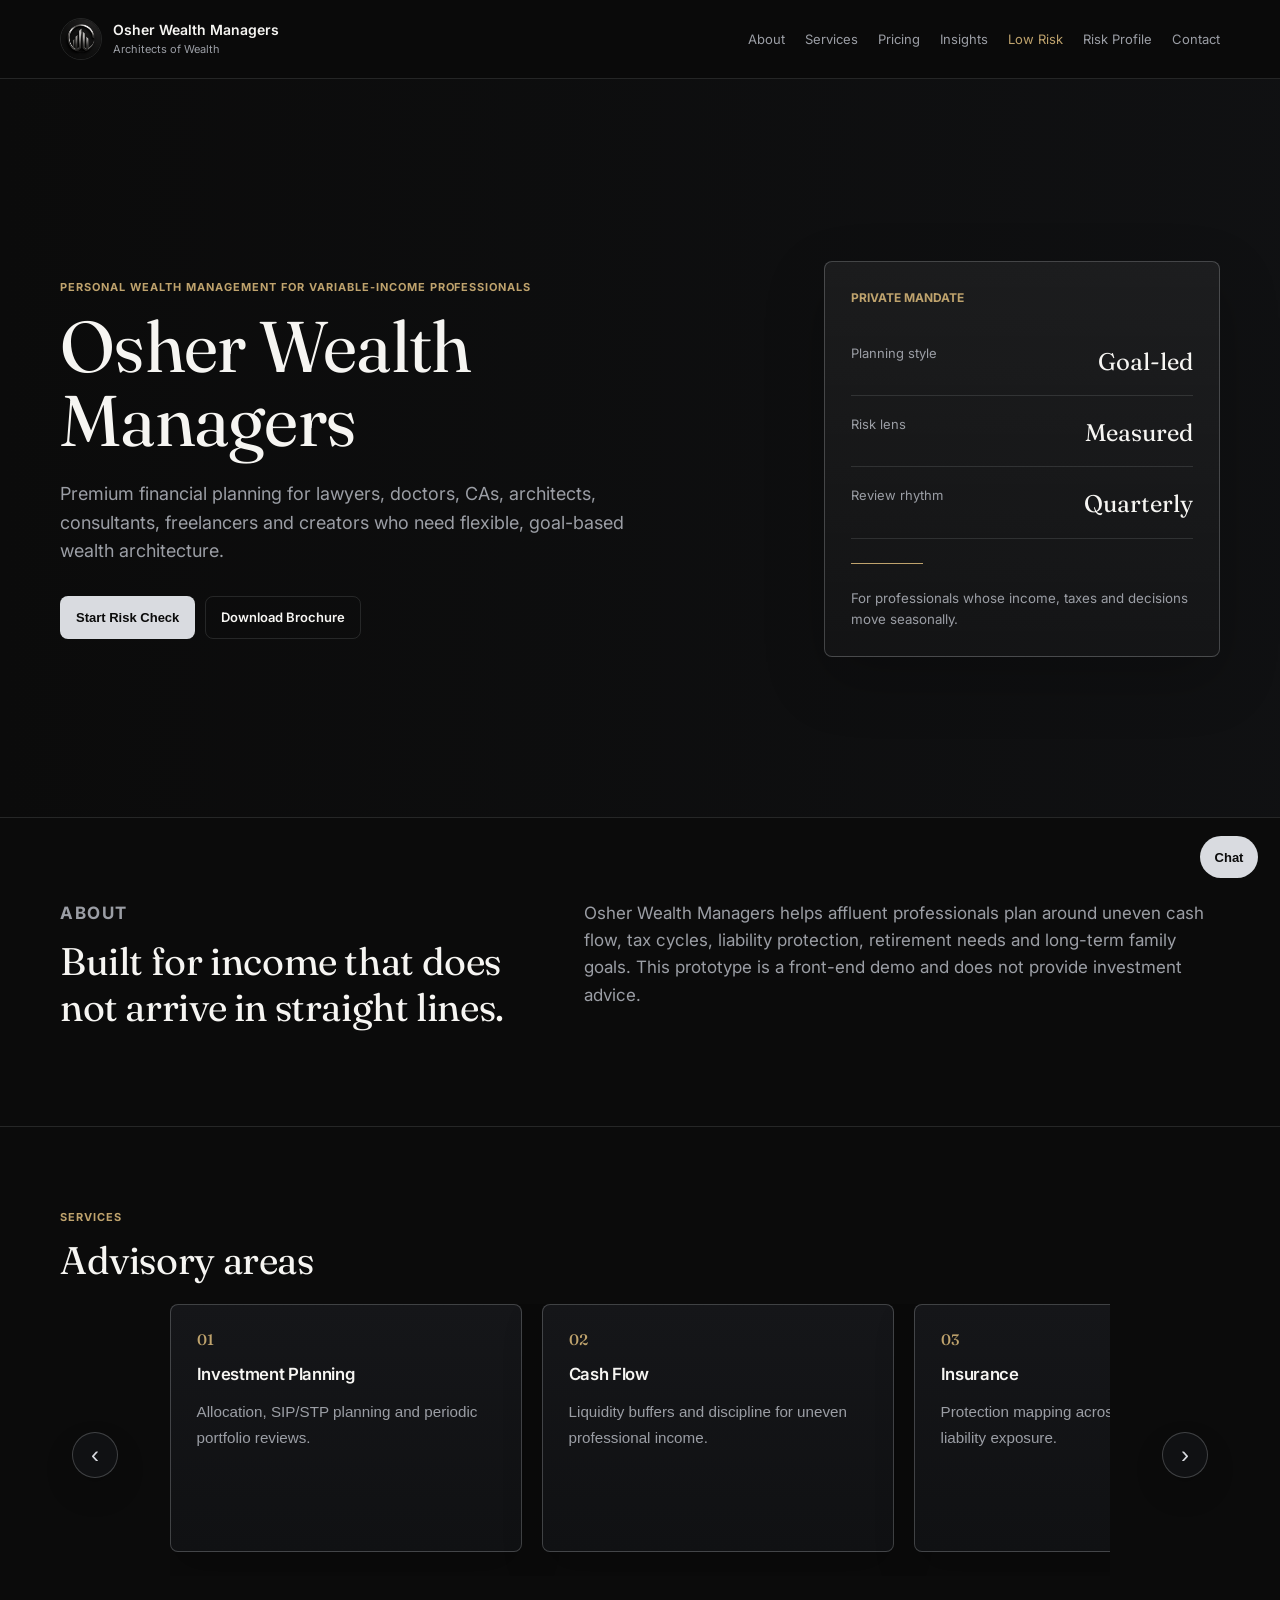
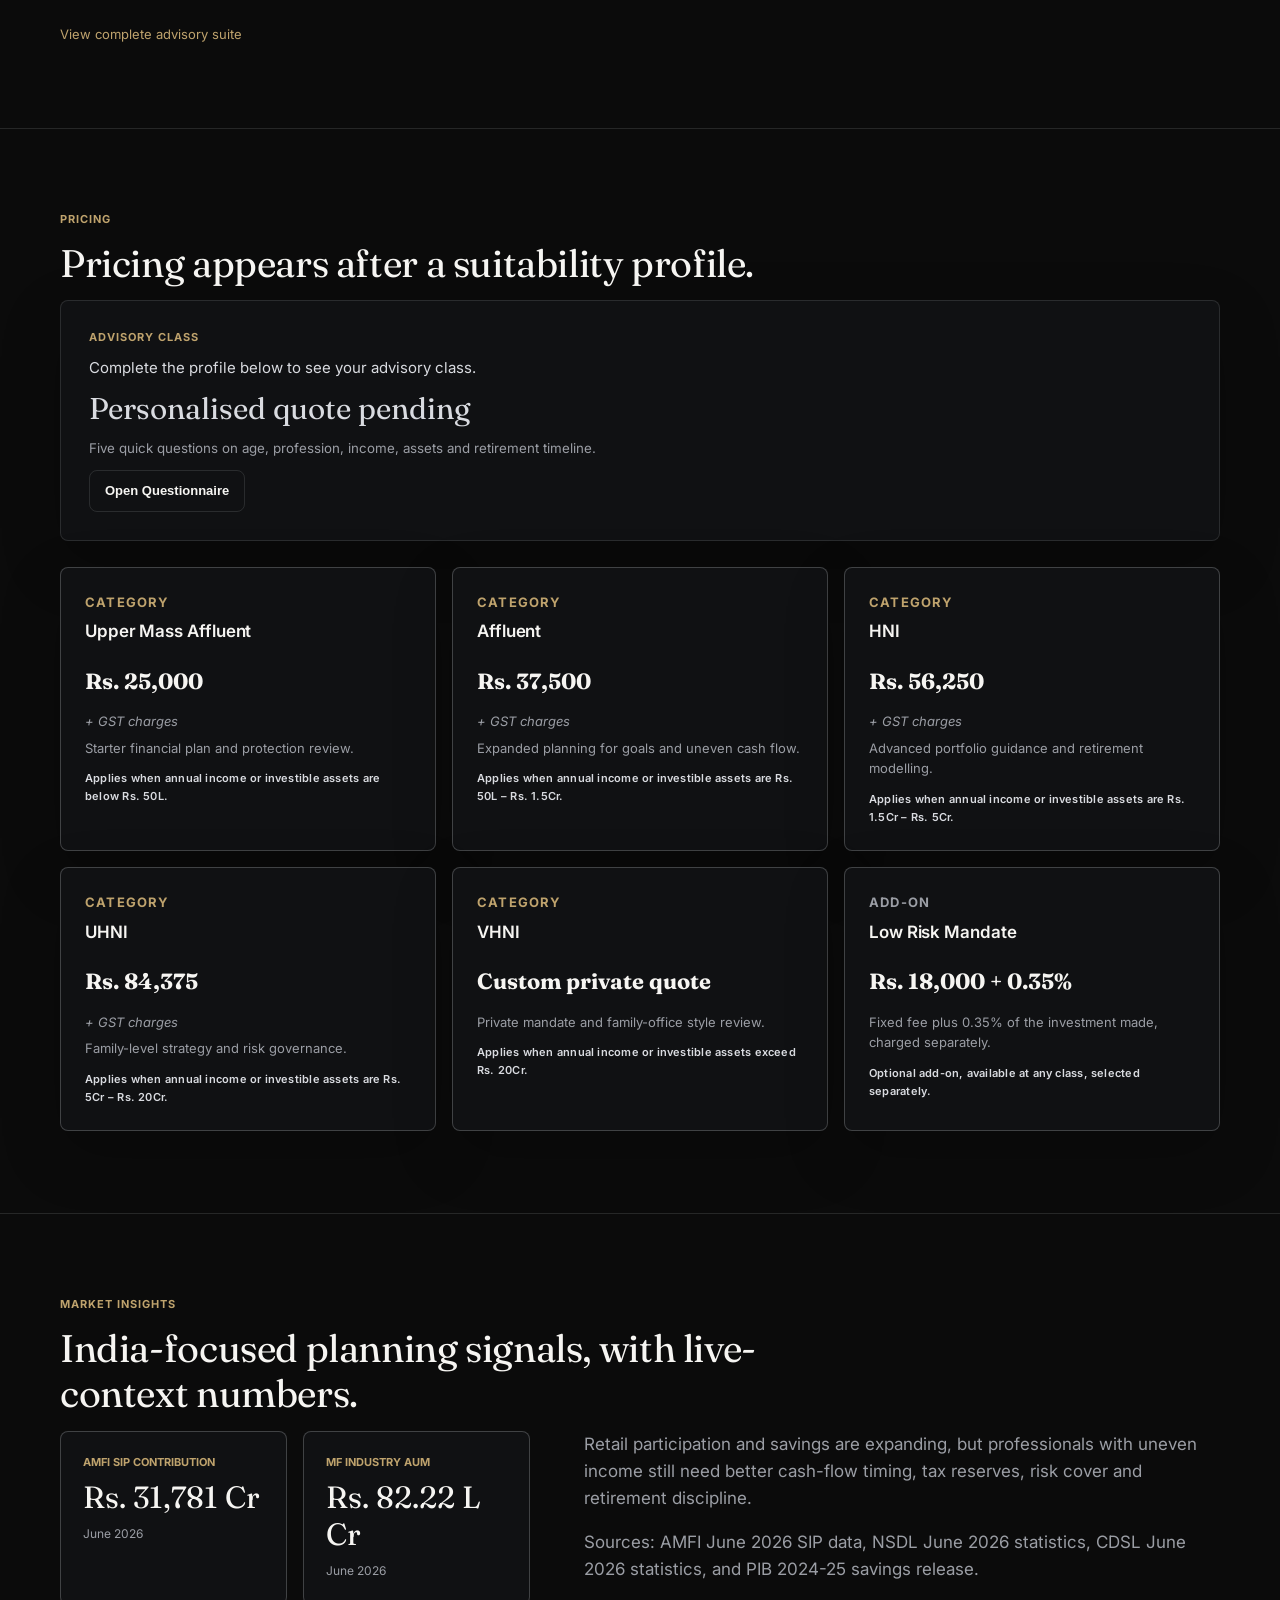
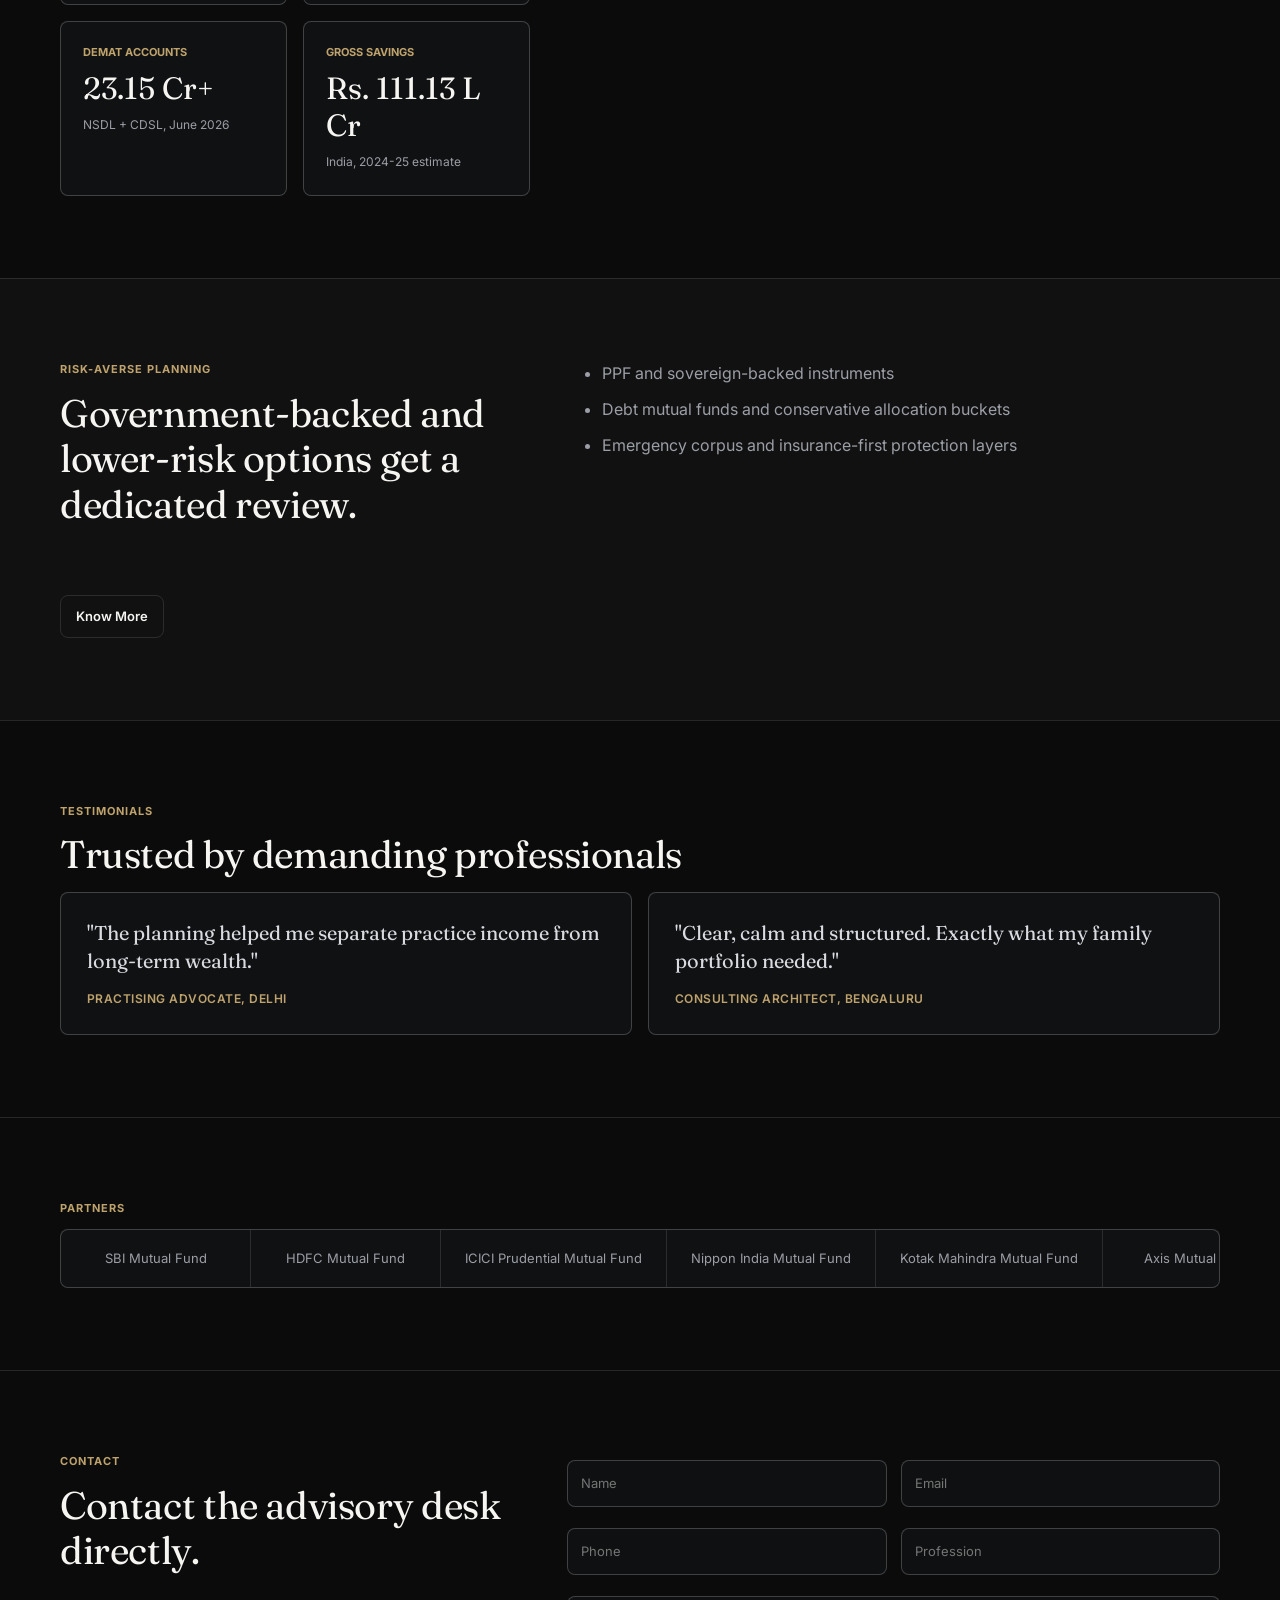
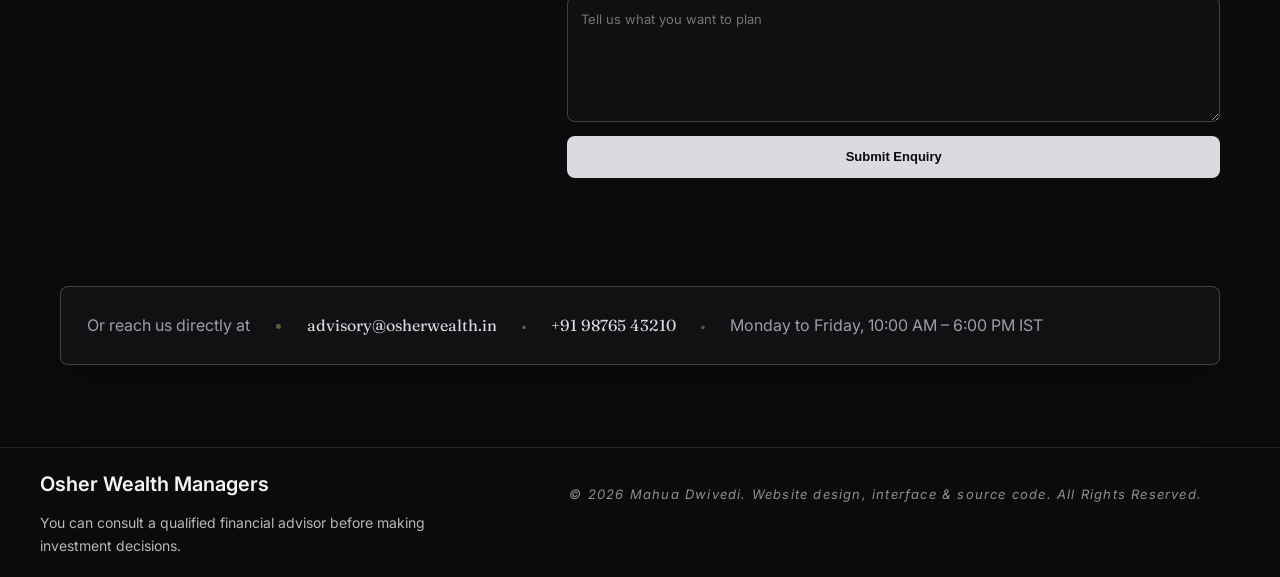
<file: index.html>
<!DOCTYPE html>
<html lang="en">
<head>
  <meta charset="UTF-8">
  <meta name="viewport" content="width=device-width, initial-scale=1.0">
  <title>Osher Wealth Managers</title>
  <link rel="preconnect" href="https://fonts.googleapis.com">
  <link rel="preconnect" href="https://fonts.gstatic.com" crossorigin>
  <link href="https://fonts.googleapis.com/css2?family=Fraunces:ital,opsz,wght@0,9..144,400;0,9..144,500;1,9..144,400&family=Inter:wght@400;500;600;700&display=swap" rel="stylesheet">
  <link rel="stylesheet" href="style.css">
</head>
<body>
  <header class="site-header">
    <a class="brand" href="#home" aria-label="Osher Wealth Managers home">
      <img src="logo.png" alt="Osher Wealth Managers logo" class="brand-logo">
      <span>
        <strong>Osher Wealth Managers</strong>
        <small>Architects of Wealth</small>
      </span>
    </a>
    <nav class="nav-links" aria-label="Primary navigation">
      <a href="#about">About</a>
      <a href="services.html">Services</a>
      <a href="#pricing">Pricing</a>
      <a href="#insights">Insights</a>
      <a class="risk-link" href="low-risk.html">Low Risk</a>
      <a href="riskprofile.html">Risk Profile</a>
      <a href="#contact">Contact</a>
    </nav>
  </header>

  <main>
    <section id="home" class="hero">
      <div class="hero-copy">
        <p class="eyebrow">Personal wealth management for variable-income professionals</p>
        <h1>Osher Wealth Managers</h1>
        <p class="hero-text">Premium financial planning for lawyers, doctors, CAs, architects, consultants, freelancers and creators who need flexible, goal-based wealth architecture.</p>
        <div class="hero-actions">
          <button class="btn primary open-profile" type="button">Start Risk Check</button>
          <a class="btn secondary" href="brochure.pdf" download>Download Brochure</a>
        </div>
      </div>
      <div class="hero-panel" aria-label="Private wealth planning preview">
        <p>Private Mandate</p>
        <dl>
          <div><dt>Planning style</dt><dd>Goal-led</dd></div>
          <div><dt>Risk lens</dt><dd>Measured</dd></div>
          <div><dt>Review rhythm</dt><dd>Quarterly</dd></div>
        </dl>
        <span class="fine-line"></span>
        <small>For professionals whose income, taxes and decisions move seasonally.</small>
      </div>
    </section>

    <section id="about" class="section split">
      <div>
        <p class="eyebrow">About</p>
        <h2>Built for income that does not arrive in straight lines.</h2>
      </div>
      <p>Osher Wealth Managers helps affluent professionals plan around uneven cash flow, tax cycles, liability protection, retirement needs and long-term family goals. This prototype is a front-end demo and does not provide investment advice.</p>
    </section>

    <section id="services" class="section">
      <div class="section-heading">
        <p class="eyebrow">Services</p>
        <h2>Advisory areas</h2>
      </div>
      <div class="carousel-shell">
          <div class="carousel-actions">
            <button class="carousel-arrow" type="button" data-carousel-prev aria-label="Previous advisory card">‹</button>
            <button class="carousel-arrow" type="button" data-carousel-next aria-label="Next advisory card">›</button>
        </div>
        <div class="service-carousel refined-cards" data-carousel aria-label="Advisory and planning services">
          <button class="service-card open-profile" type="button"><span>01</span><h3>Investment Planning</h3><p>Allocation, SIP/STP planning and periodic portfolio reviews.</p></button>
          <button class="service-card open-profile" type="button"><span>02</span><h3>Cash Flow</h3><p>Liquidity buffers and discipline for uneven professional income.</p></button>
          <button class="service-card open-profile" type="button"><span>03</span><h3>Insurance</h3><p>Protection mapping across health, term and liability exposure.</p></button>
          <button class="service-card open-profile" type="button"><span>04</span><h3>Goal Planning</h3><p>Education, home, family and legacy goals made measurable.</p></button>
          <button class="service-card open-profile" type="button"><span>05</span><h3>Debt Management</h3><p>Loan repayment choices balanced against liquidity and tax cycles.</p></button>
          <button class="service-card open-profile" type="button"><span>06</span><h3>Retirement Planning</h3><p>Corpus, timeline and withdrawal planning for independence.</p></button>
        </div>
      </div>
      <a class="text-link" href="services.html">View complete advisory suite</a>
    </section>

    <section id="pricing" class="section pricing-section">
      <div class="section-heading">
        <p class="eyebrow">Pricing</p>
        <h2>Pricing appears after a suitability profile.</h2>
      </div>
      <div class="pricing-panel">
        <p class="eyebrow">Advisory class</p>
        <p id="pricingClass">Complete the profile below to see your advisory class.</p>
        <strong id="pricingFee">Personalised quote pending</strong>
        <small id="pricingNote">Five quick questions on age, profession, income, assets and retirement timeline.</small>
        <button class="btn secondary open-profile" type="button">Open Questionnaire</button>
      </div>
      <div id="pricingCards" class="card-grid pricing-classes">
        <article class="card pricing-card" data-tier="upper-mass-affluent">
          <p class="eyebrow" style="color: #bfa36d">Category</p>
          <h3>Upper Mass Affluent</h3>
          <strong class="pricing-card-fee">Rs. 25,000</strong>
          <p><i> + GST charges </i></p>
          <p>Starter financial plan and protection review.</p>
          <small class="pricing-card-slab">Applies when annual income or investible assets are below Rs. 50L.</small>
        </article>
        <article class="card pricing-card" data-tier="affluent">
          <p class="eyebrow" style="color: #bfa36d">Category</p>
          <h3>Affluent</h3>
          <strong class="pricing-card-fee">Rs. 37,500</strong>
          <p><i> + GST charges </i></p>
          <p>Expanded planning for goals and uneven cash flow.</p>
          <small class="pricing-card-slab">Applies when annual income or investible assets are Rs. 50L – Rs. 1.5Cr.</small>
        </article>
        <article class="card pricing-card" data-tier="hni">
          <p class="eyebrow" style="color: #bfa36d">Category</p>
          <h3>HNI</h3>
          <strong class="pricing-card-fee">Rs. 56,250</strong>
          <p><i> + GST charges </i></p>
          <p>Advanced portfolio guidance and retirement modelling.</p>
          <small class="pricing-card-slab">Applies when annual income or investible assets are Rs. 1.5Cr – Rs. 5Cr.</small>
        </article>
        <article class="card pricing-card" data-tier="uhni">
          <p class="eyebrow" style="color: #bfa36d">Category</p>
          <h3>UHNI</h3>
          <strong class="pricing-card-fee">Rs. 84,375</strong>
          <p><i> + GST charges </i></p>
          <p>Family-level strategy and risk governance.</p>
          <small class="pricing-card-slab">Applies when annual income or investible assets are Rs. 5Cr – Rs. 20Cr.</small>
        </article>
        <article class="card pricing-card" data-tier="vhni">
          <p class="eyebrow" style="color: #bfa36d">Category</p>
          <h3>VHNI</h3>
          <strong class="pricing-card-fee">Custom private quote</strong>
          <p>Private mandate and family-office style review.</p>
          <small class="pricing-card-slab">Applies when annual income or investible assets exceed Rs. 20Cr.</small>
        </article>
        <article class="card pricing-card" data-tier="low-risk">
          <p class="eyebrow">Add-on</p>
          <h3>Low Risk Mandate</h3>
          <strong class="pricing-card-fee">Rs. 18,000 + 0.35%</strong>
          <p>Fixed fee plus 0.35% of the investment made, charged separately.</p>
          <small class="pricing-card-slab">Optional add-on, available at any class, selected separately.</small>
        </article>
      </div>
    </section>

    <section id="insights" class="section insights">
      <div class="section-heading">
        <p class="eyebrow">Market Insights</p>
        <h2>India-focused planning signals, with live-context numbers.</h2>
      </div>
      <div class="insight-layout">
        <div class="stat-grid">
          <article><span>AMFI SIP contribution</span><strong>Rs. 31,781 Cr</strong><small>June 2026</small></article>
          <article><span>MF industry AUM</span><strong>Rs. 82.22 L Cr</strong><small>June 2026</small></article>
          <article><span>Demat accounts</span><strong>23.15 Cr+</strong><small>NSDL + CDSL, June 2026</small></article>
          <article><span>Gross savings</span><strong>Rs. 111.13 L Cr</strong><small>India, 2024-25 estimate</small></article>
        </div>
        <div>
          <p>Retail participation and savings are expanding, but professionals with uneven income still need better cash-flow timing, tax reserves, risk cover and retirement discipline.</p>
          <p class="source-note">Sources: <a href="https://www.amfiindia.com/articles/mutual-fund" target="_blank" rel="noreferrer">AMFI June 2026 SIP data</a>, <a href="https://nsdl.com/about-us/statistics" target="_blank" rel="noreferrer">NSDL June 2026 statistics</a>, <a href="https://www.cdslindia.com/About/OurBusiness.aspx" target="_blank" rel="noreferrer">CDSL June 2026 statistics</a>, and <a href="https://www.pib.gov.in/PressReleasePage.aspx?PRID=2233691" target="_blank" rel="noreferrer">PIB 2024-25 savings release</a>.</p>
        </div>
      </div>
    </section>

    <section id="risk" class="section risk-band">
      <div>
        <p class="eyebrow">Risk-Averse Planning</p>
        <h2>Government-backed and lower-risk options get a dedicated review.</h2>
      </div>
      <ul>
        <li>PPF and sovereign-backed instruments</li>
        <li>Debt mutual funds and conservative allocation buckets</li>
        <li>Emergency corpus and insurance-first protection layers</li>
      </ul>
      <a class="btn secondary" href="low-risk.html">Know More</a>
    </section>

    <section class="section testimonials">
      <div class="section-heading">
        <p class="eyebrow">Testimonials</p>
        <h2>Trusted by demanding professionals</h2>
      </div>
      <div class="quote-grid">
        <blockquote>
          <p>"The planning helped me separate practice income from long-term wealth."</p>
          <cite>Practising Advocate, Delhi</cite>
        </blockquote>
        <blockquote>
          <p>"Clear, calm and structured. Exactly what my family portfolio needed."</p>
          <cite>Consulting Architect, Bengaluru</cite>
        </blockquote>
      </div>
    </section>

    <section class="section partners">
      <p class="eyebrow">Partners</p>
      <div class="partner-marquee" aria-label="Partner names carousel">
        <div class="partner-track">
  <span>SBI Mutual Fund</span>
  <span>HDFC Mutual Fund</span>
  <span>ICICI Prudential Mutual Fund</span>
  <span>Nippon India Mutual Fund</span>
  <span>Kotak Mahindra Mutual Fund</span>
  <span>Axis Mutual Fund</span>
  <span>Mirae Asset Mutual Fund</span>
  <span>UTI Mutual Fund</span>
  <span>Aditya Birla Sun Life Mutual Fund</span>
  <span>DSP Mutual Fund</span>
  <span>LIC</span>
  <span>HDFC Life</span>
  <span>ICICI Prudential Life</span>
  <span>SBI Life</span>
  <span>NPS Trust</span>
  <span>NSDL</span>
  <span>CDSL</span>
  <span>RBI Savings Bonds</span>

  <!-- Repeat for marquee -->
  <span>SBI Mutual Fund</span>
  <span>HDFC Mutual Fund</span>
  <span>ICICI Prudential Mutual Fund</span>
  <span>Nippon India Mutual Fund</span>
  <span>Kotak Mahindra Mutual Fund</span>
  <span>Axis Mutual Fund</span>
  <span>Mirae Asset Mutual Fund</span>
  <span>UTI Mutual Fund</span>
  <span>Aditya Birla Sun Life Mutual Fund</span>
  <span>DSP Mutual Fund</span>
  <span>LIC</span>
  <span>HDFC Life</span>
  <span>ICICI Prudential Life</span>
  <span>SBI Life</span>
  <span>NPS Trust</span>
  <span>NSDL</span>
  <span>CDSL</span>
  <span>RBI Savings Bonds</span>
</div>
      </div>
    </section>

    <section id="contact" class="section contact">
      <div>
        <p class="eyebrow">Contact</p>
        <h2>Contact the advisory desk directly.</h2>
      </div>
      <form class="contact-form">
        <input type="text" placeholder="Name">
        <input type="email" placeholder="Email">
        <input type="tel" placeholder="Phone">
        <input type="text" placeholder="Profession">
        <textarea placeholder="Tell us what you want to plan"></textarea>
        <button class="btn primary" type="button">Submit Enquiry</button>
      </form>
      <div class="contact-direct">
    <p>Or reach us directly at</p>
    <a href="mailto:advisory@osherwealth.in">advisory@osherwealth.in</a>
    <a href="tel:+919876543210">+91 98765 43210</a>
    <span>Monday to Friday, 10:00 AM – 6:00 PM IST</span>
    </div>
    </section>
  </main>

  <div id="profileModal" class="modal" aria-hidden="true">
    <div class="modal-panel" role="dialog" aria-modal="true" aria-labelledby="profileTitle">
      <button id="modalClose" class="modal-close" type="button" aria-label="Close questionnaire">x</button>
      <p class="eyebrow">5 Question Profile</p>
      <h2 id="profileTitle">Find the suitable advisory class.</h2>
      <form id="profileForm" class="profile-form">
        <label>Age
          <select id="age">
            <option value="30">Under 30</option>
            <option value="38" selected>30 - 40</option>
            <option value="48">41 - 50</option>
            <option value="58">51 - 60</option>
            <option value="65">Above 60</option>
          </select>
        </label>
        <label>Profession
          <select id="profession">
            <option value="doctor">Doctor</option>
            <option value="lawyer">Lawyer</option>
            <option value="ca">CA</option>
            <option value="architect">Architect</option>
            <option value="consultant">Consultant</option>
            <option value="freelancer">Freelancer / Creator</option>
            <option value="engineer">Engineer</option>
            <option value="army">Army / Defence</option>
            <option value="other">Other</option>
          </select>
        </label>
        <label>Annual Income
          <select id="income">
            <option value="2500000">Below Rs. 25L</option>
            <option value="5000000">Rs. 25L - Rs. 50L</option>
            <option value="10000000">Rs. 50L - Rs. 1Cr</option>
            <option value="25000000">Rs. 1Cr - Rs. 2.5Cr</option>
            <option value="50000000">Above Rs. 2.5Cr</option>
          </select>
        </label>
        <label>Investible Assets
          <select id="assets">
            <option value="2500000">Below Rs. 25L</option>
            <option value="7500000">Rs. 25L - Rs. 1Cr</option>
            <option value="25000000">Rs. 1Cr - Rs. 5Cr</option>
            <option value="100000000">Rs. 5Cr - Rs. 20Cr</option>
            <option value="250000000">Above Rs. 20Cr</option>
          </select>
        </label>
        <label>Retirement Age
          <select id="retirement">
            <option value="50">Before 50</option>
            <option value="55">50 - 55</option>
            <option value="60" selected>56 - 60</option>
            <option value="65">61 - 65</option>
            <option value="70">After 65</option>
          </select>
        </label>
        <button class="btn primary" type="submit">Update Pricing</button>
      </form>
      <div id="profileResult" class="profile-result">Your advisory class and fee will appear here.</div>
    </div>
  </div>

  <button id="chatToggle" class="chat-toggle" aria-label="Open Osher chatbot">Chat</button>
  <aside id="chatbot" class="chatbot" aria-label="Osher chatbot">
    <div class="chat-head">
      <strong>Osher Assistant</strong>
      <button id="chatClose" aria-label="Close chatbot">x</button>
    </div>
    <div id="chatMessages" class="chat-messages">
      <p class="bot">Choose a prompt below. I will keep it simple.</p>
      <div id="chatPrompts" class="chat-prompts" aria-label="Suggested chatbot prompts"></div>
    </div>
  </aside>

  <footer style="padding:20px 40px; border-top:1px solid rgba(255,255,255,0.1); display block;">
    <div style="display:flex; justify-content:space-between; align-items:center; flex-wrap:wrap; gap:12px;">
        <span style="font-size:20px; font-weight:600;">
            Osher Wealth Managers
        </span>

        <small style="font-size:14px; color:#b8b8b8;">
            You can consult a qualified financial advisor before making investment decisions.
        </small>
    </div>
<br>
    <div style="margin-top:16px; text-align:center; width:100%;">
        <small style="display:block; width:100%; font-style:italic; letter-spacing:1.2px; color:#8f8f8f; font-size:13px;">
            © 2026 Mahua Dwivedi. Website design, interface & source code. All Rights Reserved.
        </small>
    </div>

</footer>

  <script src="script.js"></script>
</body>
</html>
</file>
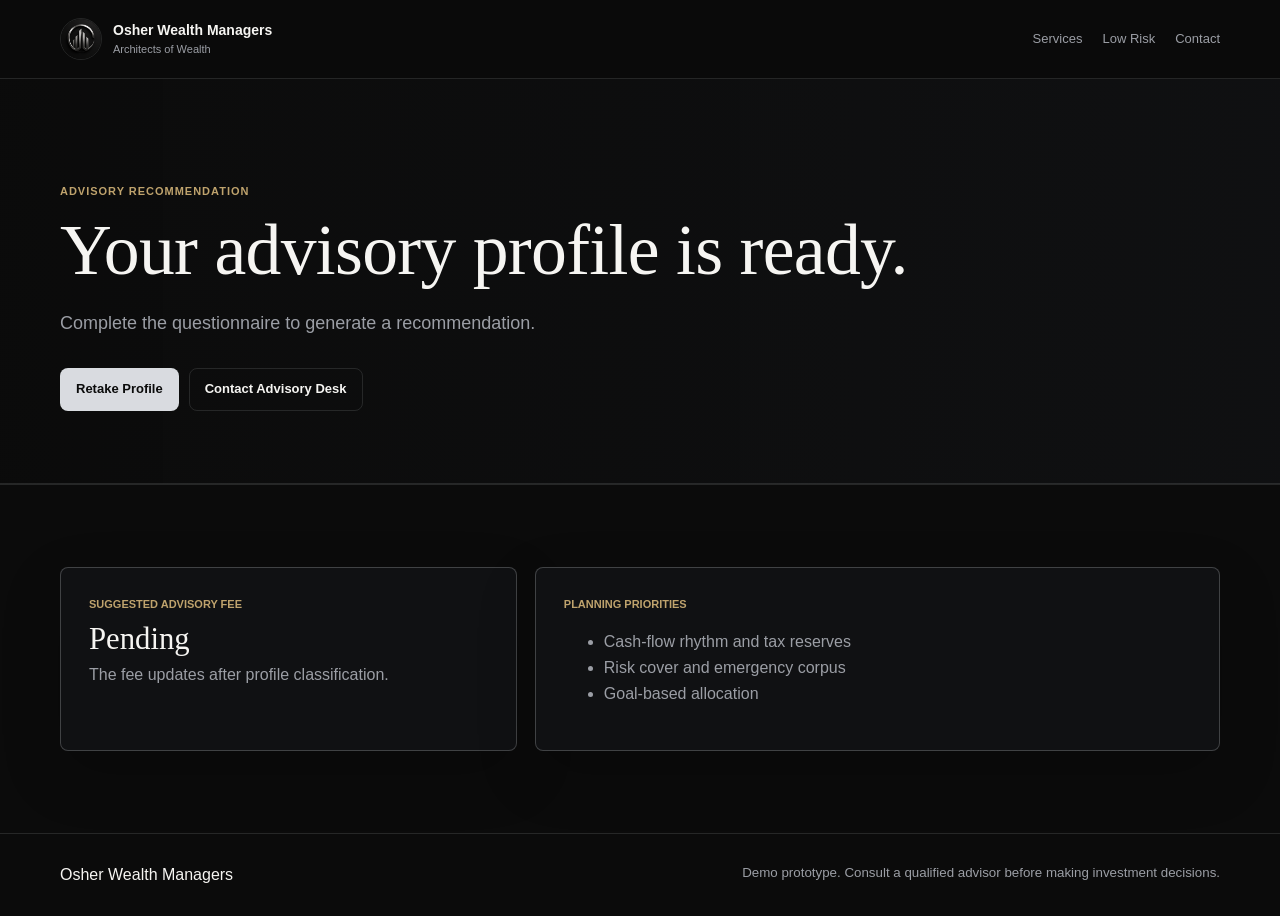
<file: advisory.html>
<!DOCTYPE html>
<html lang="en">
<head>
  <meta charset="UTF-8">
  <meta name="viewport" content="width=device-width, initial-scale=1.0">
  <title>Advisory Recommendation | Osher Wealth Managers</title>
  <link rel="stylesheet" href="style.css">
</head>
<body>
  <header class="site-header">
    <a class="brand" href="index.html" aria-label="Osher Wealth Managers home">
      <img src="logo.png" alt="Osher Wealth Managers logo" class="brand-logo">
      <span>
        <strong>Osher Wealth Managers</strong>
        <small>Architects of Wealth</small>
      </span>
    </a>
    <nav class="nav-links" aria-label="Primary navigation">
      <a href="services.html">Services</a>
      <a href="low-risk.html">Low Risk</a>
      <a href="index.html#contact">Contact</a>
    </nav>
  </header>

  <main>
    <section class="page-hero">
      <p class="eyebrow">Advisory Recommendation</p>
      <h1 id="advisoryTitle">Your advisory profile is ready.</h1>
      <p id="advisorySummary" class="hero-text">Complete the questionnaire to generate a recommendation.</p>
      <div class="hero-actions">
        <a class="btn primary" href="services.html">Retake Profile</a>
        <a class="btn secondary" href="index.html#contact">Contact Advisory Desk</a>
      </div>
    </section>

    <section class="section advisory-detail">
      <article>
        <span>Suggested advisory fee</span>
        <strong id="advisoryFee">Pending</strong>
        <p id="advisoryNote">The fee updates after profile classification.</p>
      </article>
      <article>
        <span>Planning priorities</span>
        <ul id="priorityList">
          <li>Cash-flow rhythm and tax reserves</li>
          <li>Risk cover and emergency corpus</li>
          <li>Goal-based allocation</li>
        </ul>
      </article>
    </section>
  </main>

  <footer>
    <span>Osher Wealth Managers</span>
    <small>Demo prototype. Consult a qualified advisor before making investment decisions.</small>
  </footer>
  <script src="script.js"></script>
</body>
</html>
</file>
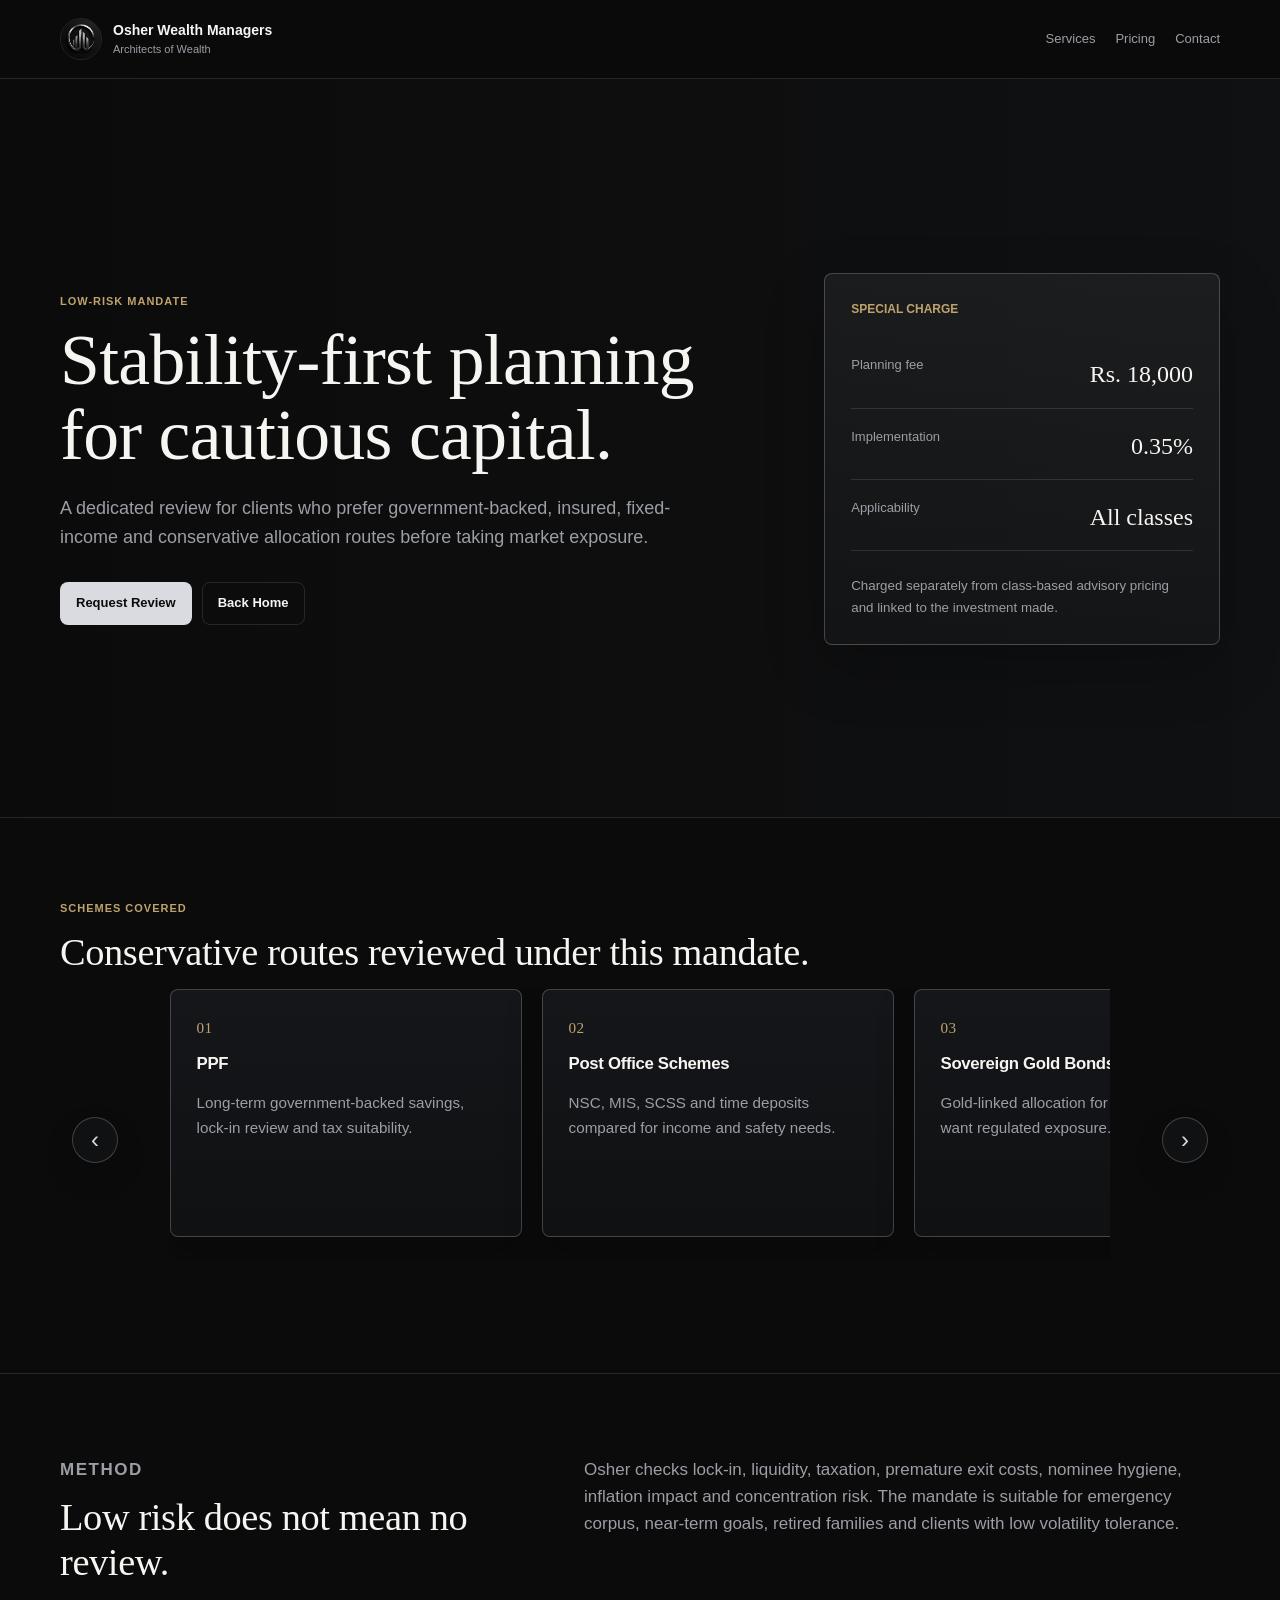
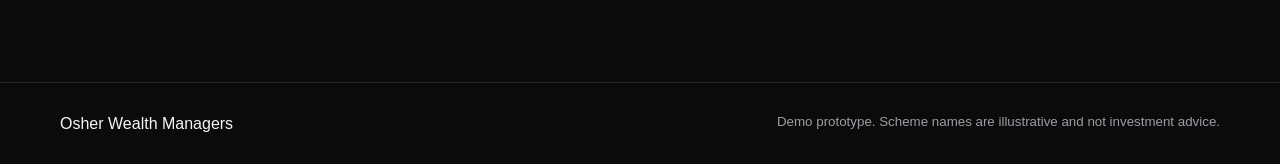
<file: low-risk.html>
<!DOCTYPE html>
<html lang="en">
<head>
  <meta charset="UTF-8">
  <meta name="viewport" content="width=device-width, initial-scale=1.0">
  <title>Low-Risk Planning | Osher Wealth Managers</title>
  <link rel="stylesheet" href="style.css">
</head>
<body>
  <header class="site-header">
    <a class="brand" href="index.html" aria-label="Osher Wealth Managers home">
      <img src="logo.png" alt="Osher Wealth Managers logo" class="brand-logo">
      <span>
        <strong>Osher Wealth Managers</strong>
        <small>Architects of Wealth</small>
      </span>
    </a>
    <nav class="nav-links" aria-label="Primary navigation">
      <a href="index.html#services">Services</a>
      <a href="index.html#pricing">Pricing</a>
      <a href="index.html#contact">Contact</a>
    </nav>
  </header>

  <main>
    <section class="hero low-risk-hero">
      <div class="hero-copy">
        <p class="eyebrow">Low-Risk Mandate</p>
        <h1>Stability-first planning for cautious capital.</h1>
        <p class="hero-text">A dedicated review for clients who prefer government-backed, insured, fixed-income and conservative allocation routes before taking market exposure.</p>
        <div class="hero-actions">
          <a class="btn primary" href="index.html#contact">Request Review</a>
          <a class="btn secondary" href="index.html">Back Home</a>
        </div>
      </div>
      <div class="hero-panel">
        <p>Special Charge</p>
        <dl>
          <div><dt>Planning fee</dt><dd>Rs. 18,000</dd></div>
          <div><dt>Implementation</dt><dd>0.35%</dd></div>
          <div><dt>Applicability</dt><dd>All classes</dd></div>
        </dl>
        <small>Charged separately from class-based advisory pricing and linked to the investment made.</small>
      </div>
    </section>

    <section class="section">
      <div class="section-heading">
        <p class="eyebrow">Schemes Covered</p>
        <h2>Conservative routes reviewed under this mandate.</h2>
      </div>
      <div class="carousel-shell">
        <div class="carousel-head">
          <div class="carousel-actions">
            <button class="carousel-arrow" type="button" data-carousel-prev aria-label="Previous scheme">‹</button>
            <button class="carousel-arrow" type="button" data-carousel-next aria-label="Next scheme">›</button>
          </div>
        </div>
        <div class="service-carousel" data-carousel>
          <article class="service-card static-card"><span>01</span><h3>PPF</h3><p>Long-term government-backed savings, lock-in review and tax suitability.</p></article>
          <article class="service-card static-card"><span>02</span><h3>Post Office Schemes</h3><p>NSC, MIS, SCSS and time deposits compared for income and safety needs.</p></article>
          <article class="service-card static-card"><span>03</span><h3>Sovereign Gold Bonds</h3><p>Gold-linked allocation for investors who want regulated exposure.</p></article>
          <article class="service-card static-card"><span>04</span><h3>Debt Funds</h3><p>Conservative debt categories reviewed for duration, credit and liquidity risk.</p></article>
          <article class="service-card static-card"><span>05</span><h3>Bank Deposits</h3><p>FD laddering, sweep accounts and emergency liquidity planning.</p></article>
          <article class="service-card static-card"><span>06</span><h3>LIC and Insurance</h3><p>Protection-first review before considering bundled savings products.</p></article>
        </div>
      </div>
    </section>

    <section class="section split">
      <div>
        <p class="eyebrow">Method</p>
        <h2>Low risk does not mean no review.</h2>
      </div>
      <p>Osher checks lock-in, liquidity, taxation, premature exit costs, nominee hygiene, inflation impact and concentration risk. The mandate is suitable for emergency corpus, near-term goals, retired families and clients with low volatility tolerance.</p>
    </section>
  </main>

  <footer>
    <span>Osher Wealth Managers</span>
    <small>Demo prototype. Scheme names are illustrative and not investment advice.</small>
  </footer>
  <script src="script.js"></script>
</body>
</html>
</file>
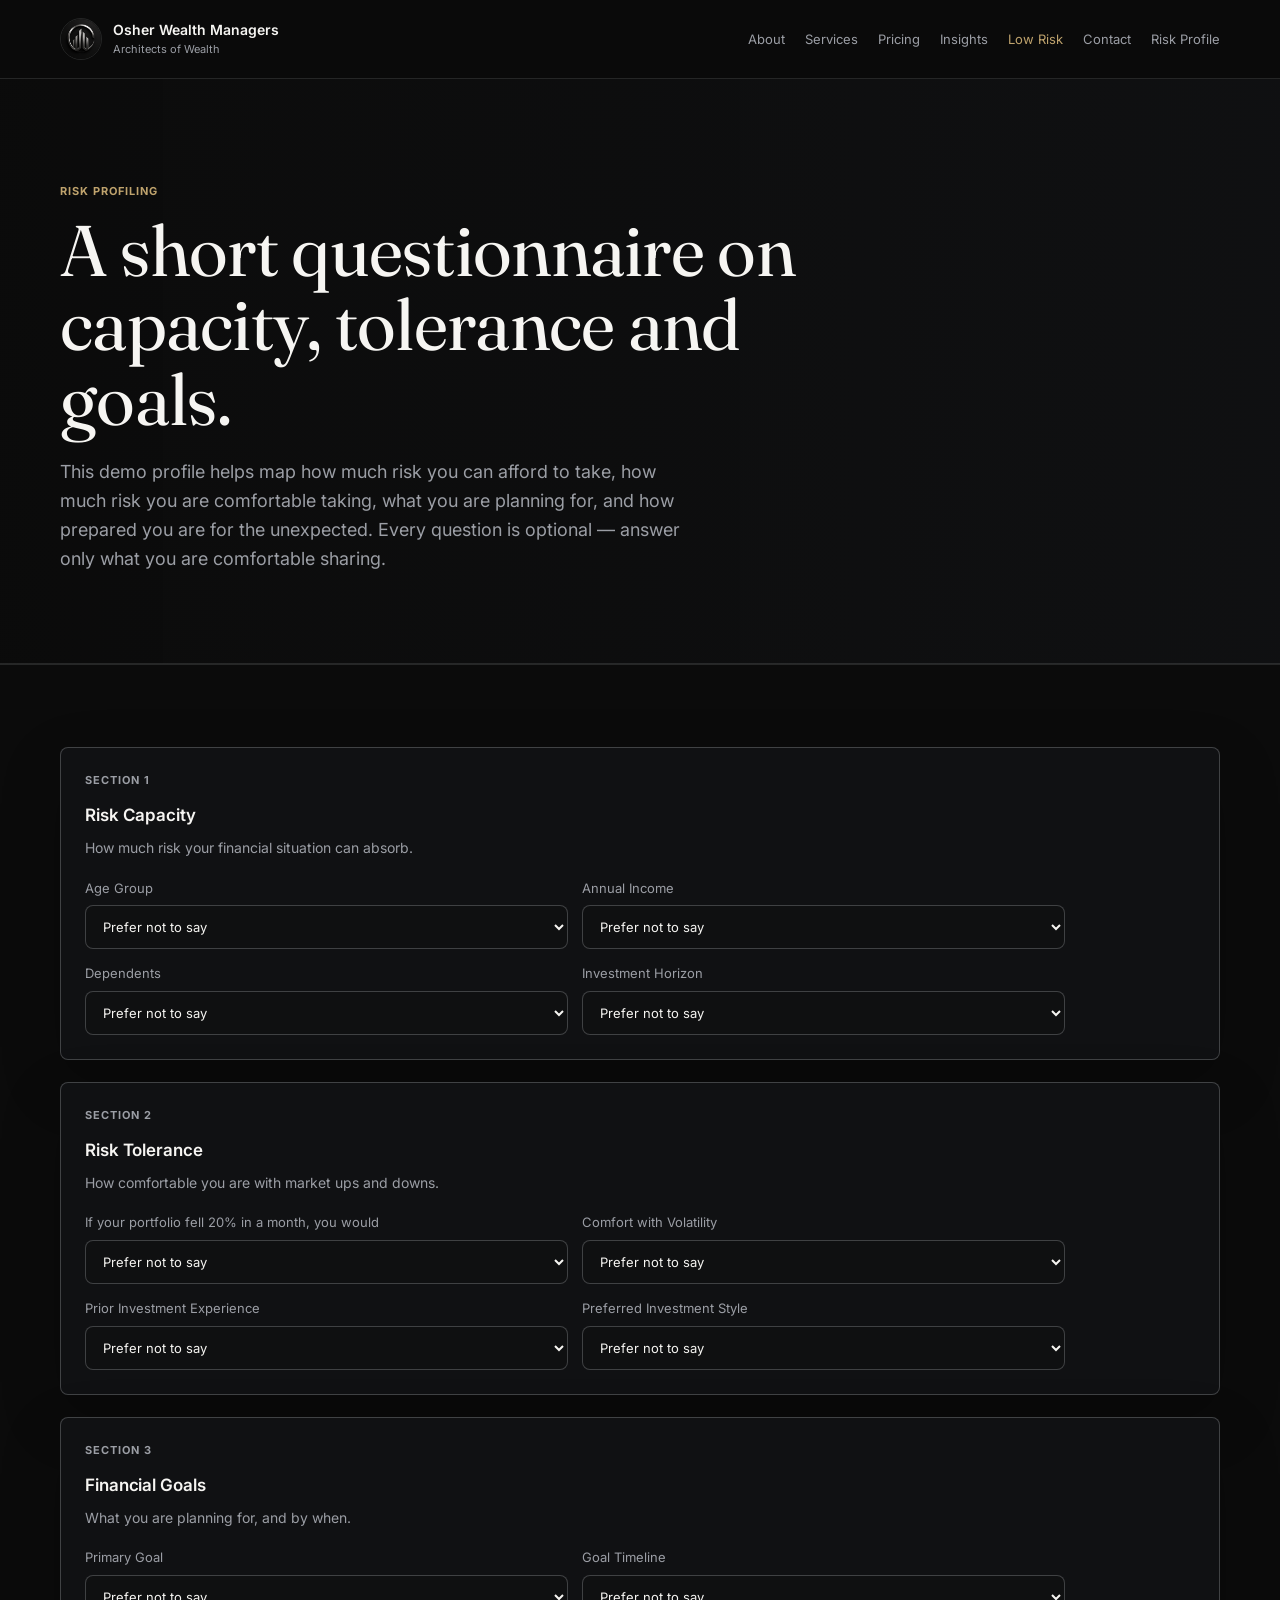
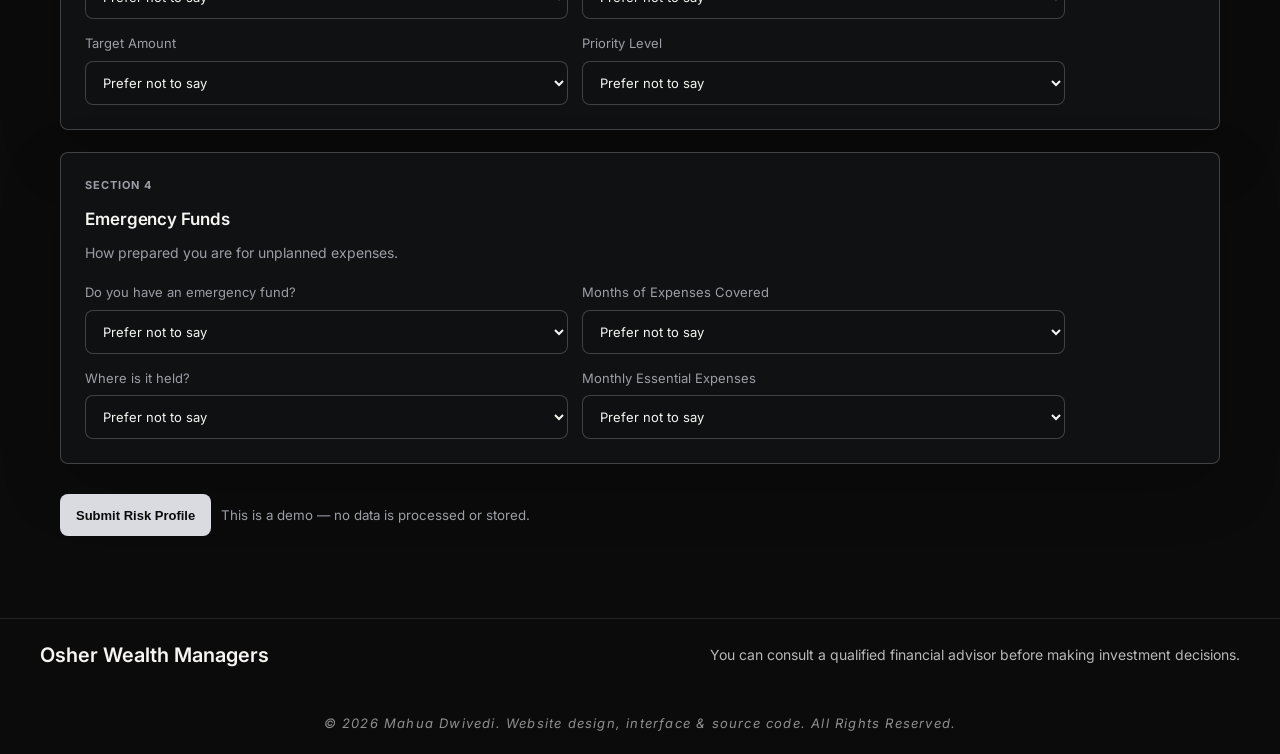
<file: riskprofile.html>
<!DOCTYPE html>
<html lang="en">
<head>
  <meta charset="UTF-8">
  <meta name="viewport" content="width=device-width, initial-scale=1.0">
  <title>Risk Profiling | Osher Wealth Managers</title>
  <link rel="preconnect" href="https://fonts.googleapis.com">
  <link rel="preconnect" href="https://fonts.gstatic.com" crossorigin>
  <link href="https://fonts.googleapis.com/css2?family=Fraunces:ital,opsz,wght@0,9..144,400;0,9..144,500;1,9..144,400&family=Inter:wght@400;500;600;700&display=swap" rel="stylesheet">
  <link rel="stylesheet" href="style.css">
</head>
<body>
  <header class="site-header">
    <a class="brand" href="index.html" aria-label="Osher Wealth Managers home">
      <img src="logo.png" alt="Osher Wealth Managers logo" class="brand-logo">
      <span>
        <strong>Osher Wealth Managers</strong>
        <small>Architects of Wealth</small>
      </span>
    </a>
    <nav class="nav-links" aria-label="Primary navigation">
      <a href="index.html#about">About</a>
      <a href="services.html">Services</a>
      <a href="index.html#pricing">Pricing</a>
      <a href="index.html#insights">Insights</a>
      <a class="risk-link" href="low-risk.html">Low Risk</a>
      <a href="index.html#contact">Contact</a>
      <a href="riskprofile.html">Risk Profile</a>
    </nav>
  </header>

  <main>
    <section class="page-hero">
      <p class="eyebrow">Risk Profiling</p>
      <h1>A short questionnaire on capacity, tolerance and goals.</h1>
      <p class="hero-text">This demo profile helps map how much risk you can afford to take, how much risk you are comfortable taking, what you are planning for, and how prepared you are for the unexpected. Every question is optional &mdash; answer only what you are comfortable sharing.</p>
    </section>

    <section class="section">
      <form id="riskForm">

        <div class="card" style="margin-bottom: 22px;">
          <p class="eyebrow">Section 1</p>
          <h3>Risk Capacity</h3>
          <p style="color: var(--muted); font-size: 14px; margin-bottom: 18px;">How much risk your financial situation can absorb.</p>
          <div class="profile-form">
            <label>Age Group
              <select name="rc_age">
                <option value="" selected>Prefer not to say</option>
                <option value="under30">Under 30</option>
                <option value="30-40">30 &ndash; 40</option>
                <option value="41-50">41 &ndash; 50</option>
                <option value="51-60">51 &ndash; 60</option>
                <option value="above60">Above 60</option>
              </select>
            </label>
            <label>Annual Income
              <select name="rc_income">
                <option value="" selected>Prefer not to say</option>
                <option value="below25l">Below Rs. 25L</option>
                <option value="25-50l">Rs. 25L &ndash; Rs. 50L</option>
                <option value="50l-1cr">Rs. 50L &ndash; Rs. 1Cr</option>
                <option value="1-2.5cr">Rs. 1Cr &ndash; Rs. 2.5Cr</option>
                <option value="above2.5cr">Above Rs. 2.5Cr</option>
              </select>
            </label>
            <label>Dependents
              <select name="rc_dependents">
                <option value="" selected>Prefer not to say</option>
                <option value="0">None</option>
                <option value="1-2">1 &ndash; 2</option>
                <option value="3-4">3 &ndash; 4</option>
                <option value="5+">5 or more</option>
              </select>
            </label>
            <label>Investment Horizon
              <select name="rc_horizon">
                <option value="" selected>Prefer not to say</option>
                <option value="short">Under 3 years</option>
                <option value="medium">3 &ndash; 7 years</option>
                <option value="long">7 &ndash; 15 years</option>
                <option value="verylong">15+ years</option>
              </select>
            </label>
          </div>
        </div>

        <div class="card" style="margin-bottom: 22px;">
          <p class="eyebrow">Section 2</p>
          <h3>Risk Tolerance</h3>
          <p style="color: var(--muted); font-size: 14px; margin-bottom: 18px;">How comfortable you are with market ups and downs.</p>
          <div class="profile-form">
            <label>If your portfolio fell 20% in a month, you would
              <select name="rt_reaction">
                <option value="" selected>Prefer not to say</option>
                <option value="sell">Sell and move to safety</option>
                <option value="wait">Wait and watch</option>
                <option value="hold">Hold and stay invested</option>
                <option value="buy">Invest more at lower prices</option>
              </select>
            </label>
            <label>Comfort with Volatility
              <select name="rt_volatility">
                <option value="" selected>Prefer not to say</option>
                <option value="low">Low &mdash; I prefer stability</option>
                <option value="moderate">Moderate &mdash; some swings are fine</option>
                <option value="high">High &mdash; I can ride out swings</option>
              </select>
            </label>
            <label>Prior Investment Experience
              <select name="rt_experience">
                <option value="" selected>Prefer not to say</option>
                <option value="none">None</option>
                <option value="basic">Basic &mdash; FDs, PPF, insurance</option>
                <option value="moderate">Moderate &mdash; mutual funds, SIPs</option>
                <option value="advanced">Advanced &mdash; equities, derivatives</option>
              </select>
            </label>
            <label>Preferred Investment Style
              <select name="rt_style">
                <option value="" selected>Prefer not to say</option>
                <option value="conservative">Conservative</option>
                <option value="balanced">Balanced</option>
                <option value="growth">Growth-oriented</option>
                <option value="aggressive">Aggressive</option>
              </select>
            </label>
          </div>
        </div>

        <div class="card" style="margin-bottom: 22px;">
          <p class="eyebrow">Section 3</p>
          <h3>Financial Goals</h3>
          <p style="color: var(--muted); font-size: 14px; margin-bottom: 18px;">What you are planning for, and by when.</p>
          <div class="profile-form">
            <label>Primary Goal
              <select name="fg_goal">
                <option value="" selected>Prefer not to say</option>
                <option value="retirement">Retirement</option>
                <option value="home">Home Purchase</option>
                <option value="education">Child Education</option>
                <option value="wealth">Long-term Wealth Creation</option>
                <option value="other">Other</option>
              </select>
            </label>
            <label>Goal Timeline
              <select name="fg_timeline">
                <option value="" selected>Prefer not to say</option>
                <option value="0-3">0 &ndash; 3 years</option>
                <option value="3-7">3 &ndash; 7 years</option>
                <option value="7-15">7 &ndash; 15 years</option>
                <option value="15+">15+ years</option>
              </select>
            </label>
            <label>Target Amount
              <select name="fg_amount">
                <option value="" selected>Prefer not to say</option>
                <option value="below25l">Below Rs. 25L</option>
                <option value="25l-1cr">Rs. 25L &ndash; Rs. 1Cr</option>
                <option value="1-5cr">Rs. 1Cr &ndash; Rs. 5Cr</option>
                <option value="above5cr">Above Rs. 5Cr</option>
              </select>
            </label>
            <label>Priority Level
              <select name="fg_priority">
                <option value="" selected>Prefer not to say</option>
                <option value="essential">Essential</option>
                <option value="important">Important</option>
                <option value="flexible">Flexible / Nice to have</option>
              </select>
            </label>
          </div>
        </div>

        <div class="card" style="margin-bottom: 22px;">
          <p class="eyebrow">Section 4</p>
          <h3>Emergency Funds</h3>
          <p style="color: var(--muted); font-size: 14px; margin-bottom: 18px;">How prepared you are for unplanned expenses.</p>
          <div class="profile-form">
            <label>Do you have an emergency fund?
              <select name="ef_has">
                <option value="" selected>Prefer not to say</option>
                <option value="yes">Yes</option>
                <option value="partial">Partially</option>
                <option value="no">No</option>
              </select>
            </label>
            <label>Months of Expenses Covered
              <select name="ef_months">
                <option value="" selected>Prefer not to say</option>
                <option value="none">None</option>
                <option value="1-3">1 &ndash; 3 months</option>
                <option value="3-6">3 &ndash; 6 months</option>
                <option value="6+">6+ months</option>
              </select>
            </label>
            <label>Where is it held?
              <select name="ef_type">
                <option value="" selected>Prefer not to say</option>
                <option value="savings">Savings Account</option>
                <option value="liquid">Liquid Fund</option>
                <option value="fd">Fixed Deposit</option>
                <option value="none">Not applicable</option>
              </select>
            </label>
            <label>Monthly Essential Expenses
              <select name="ef_expenses">
                <option value="" selected>Prefer not to say</option>
                <option value="below50k">Below Rs. 50,000</option>
                <option value="50k-1.5l">Rs. 50,000 &ndash; Rs. 1.5L</option>
                <option value="1.5-3l">Rs. 1.5L &ndash; Rs. 3L</option>
                <option value="above3l">Above Rs. 3L</option>
              </select>
            </label>
          </div>
        </div>

        <div class="hero-actions">
          <button class="btn primary" type="submit">Submit Risk Profile</button>
          <small style="align-self: center; color: var(--muted);">This is a demo &mdash; no data is processed or stored.</small>
        </div>
      </form>

      <div id="riskResult" class="profile-result" hidden></div>
    </section>
  </main>

  <div id="emailModal" class="modal" aria-hidden="true">
    <div class="modal-panel" role="dialog" aria-modal="true" aria-labelledby="emailModalTitle" style="max-width: 460px;">
      <button id="emailModalClose" class="modal-close" type="button" aria-label="Close">x</button>
      <p class="eyebrow">Optional</p>
      <h2 id="emailModalTitle" style="font-size: 24px;">Get your results by email</h2>
      <p style="color: var(--muted); font-size: 14px; margin-bottom: 18px;">We will send a copy of your risk profile results to your email. Leave this blank if you would rather not share it &mdash; it will not affect your demo results.</p>
      <label style="display: block; color: var(--muted); font-size: 13px;">
        Email Address
        <input type="email" id="emailInput" placeholder="you@example.com">
      </label>
      <div class="hero-actions" style="margin-top: 20px;">
        <button id="emailSend" class="btn primary" type="button">Send Results</button>
        <button id="emailSkip" class="btn secondary" type="button">Skip</button>
      </div>
    </div>
  </div>

  <footer style="padding:20px 40px; border-top:1px solid rgba(255,255,255,0.1); display:block;">
    <div style="display:flex; justify-content:space-between; align-items:center; flex-wrap:wrap; gap:12px;">
        <span style="font-size:20px; font-weight:600;">
            Osher Wealth Managers
        </span>

        <small style="font-size:14px; color:#b8b8b8;">
            You can consult a qualified financial advisor before making investment decisions.
        </small>
    </div>
    <br>
    <div style="margin-top:16px; text-align:center; width:100%;">
        <small style="display:block; width:100%; font-style:italic; letter-spacing:1.2px; color:#8f8f8f; font-size:13px;">
            © 2026 Mahua Dwivedi. Website design, interface & source code. All Rights Reserved.
        </small>
    </div>
  </footer>

  <script>
    const riskForm = document.getElementById("riskForm");
    const emailModal = document.getElementById("emailModal");
    const emailModalClose = document.getElementById("emailModalClose");
    const emailSend = document.getElementById("emailSend");
    const emailSkip = document.getElementById("emailSkip");
    const emailInput = document.getElementById("emailInput");
    const riskResult = document.getElementById("riskResult");

    function openEmailModal() {
      emailModal.classList.add("open");
      emailModal.setAttribute("aria-hidden", "false");
    }

    function closeEmailModal() {
      emailModal.classList.remove("open");
      emailModal.setAttribute("aria-hidden", "true");
    }

    function showResult(withEmail) {
      riskResult.hidden = false;
      if (withEmail) {
        riskResult.textContent = `Your risk profile has been recorded. Results would be sent to ${emailInput.value.trim()}`;
      } else {
        riskResult.textContent = "Your risk profile has been recorded. No email was provided. Enter your email to get results.";
      }
      riskResult.scrollIntoView({ behavior: "smooth", block: "center" });
    }

    if (riskForm) {
      riskForm.addEventListener("submit", (event) => {
        event.preventDefault();
        openEmailModal();
      });
    }

    if (emailModalClose) emailModalClose.addEventListener("click", closeEmailModal);
    if (emailModal) {
      emailModal.addEventListener("click", (event) => {
        if (event.target === emailModal) closeEmailModal();
      });
    }

    if (emailSkip) {
      emailSkip.addEventListener("click", () => {
        closeEmailModal();
        showResult(false);
      });
    }

    if (emailSend) {
      emailSend.addEventListener("click", () => {
        closeEmailModal();
        showResult(Boolean(emailInput.value.trim()));
      });
    }
  </script>
</body>
</html>
</file>
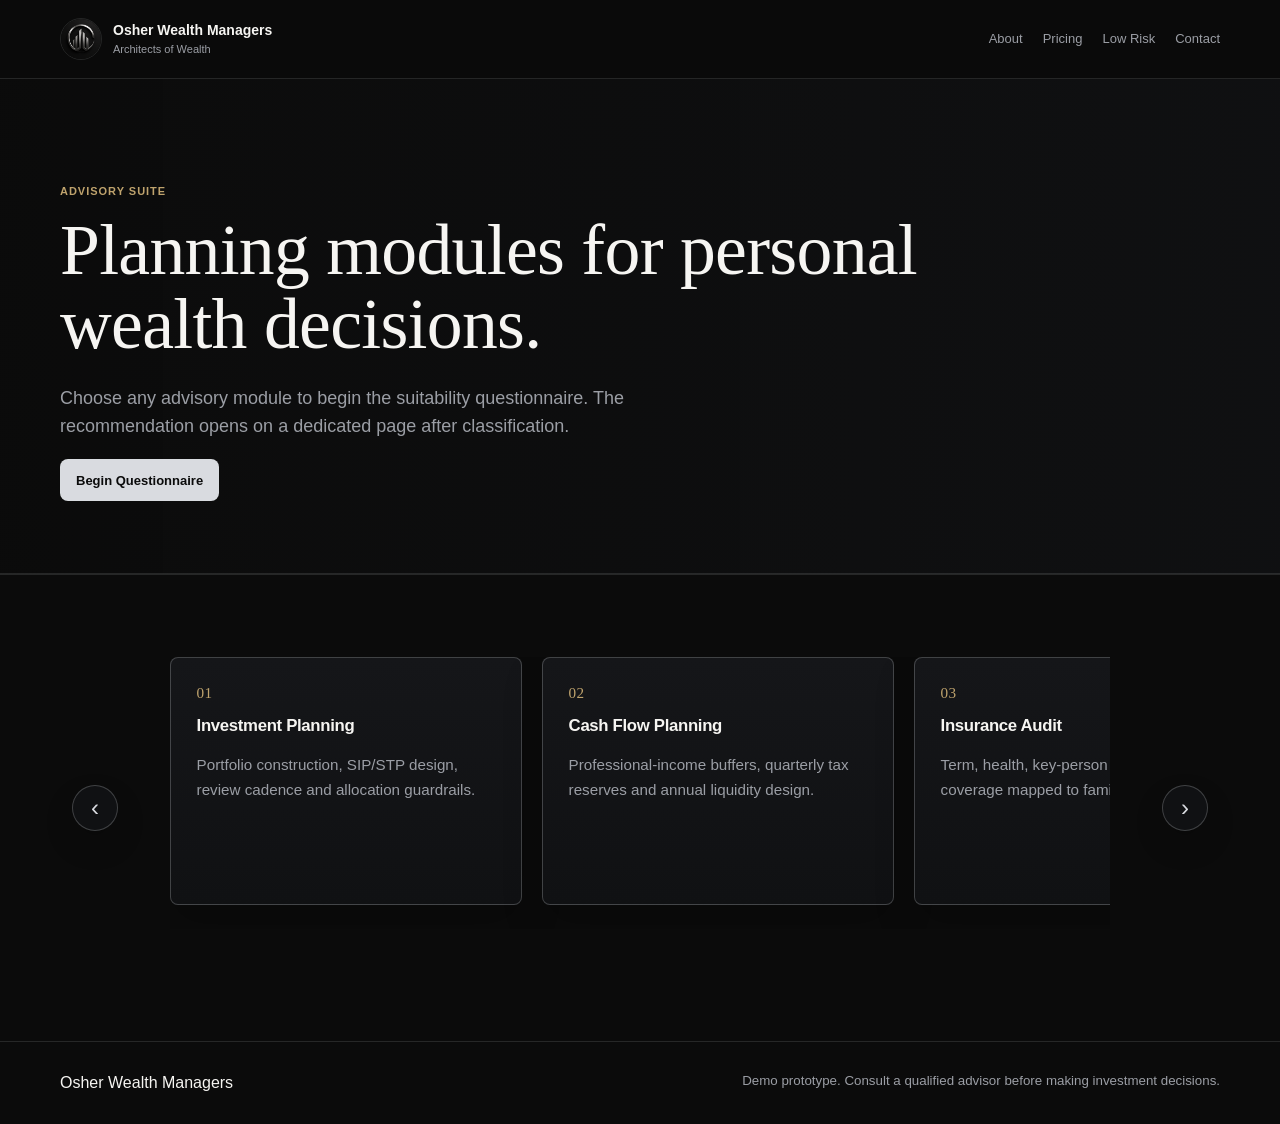
<file: services.html>
<!DOCTYPE html>
<html lang="en">
<head>
  <meta charset="UTF-8">
  <meta name="viewport" content="width=device-width, initial-scale=1.0">
  <title>Services | Osher Wealth Managers</title>
  <link rel="stylesheet" href="style.css">
</head>
<body>
  <header class="site-header">
    <a class="brand" href="index.html" aria-label="Osher Wealth Managers home">
      <img src="logo.png" alt="Osher Wealth Managers logo" class="brand-logo">
      <span>
        <strong>Osher Wealth Managers</strong>
        <small>Architects of Wealth</small>
      </span>
    </a>
    <nav class="nav-links" aria-label="Primary navigation">
      <a href="index.html#about">About</a>
      <a href="index.html#pricing">Pricing</a>
      <a href="low-risk.html">Low Risk</a>
      <a href="index.html#contact">Contact</a>
    </nav>
  </header>

  <main>
    <section class="page-hero">
      <p class="eyebrow">Advisory Suite</p>
      <h1>Planning modules for personal wealth decisions.</h1>
      <p class="hero-text">Choose any advisory module to begin the suitability questionnaire. The recommendation opens on a dedicated page after classification.</p>
      <button class="btn primary open-profile" type="button">Begin Questionnaire</button>
    </section>
    <section class="section">
      <div class="carousel-shell">
                  <div class="carousel-actions">
            <button class="carousel-arrow" type="button" data-carousel-prev aria-label="Previous service">‹</button>
            <button class="carousel-arrow" type="button" data-carousel-next aria-label="Next service">›</button>
        </div>
        <div class="service-carousel" data-carousel>
        <button class="service-card open-profile" type="button"><span>01</span><h3>Investment Planning</h3><p>Portfolio construction, SIP/STP design, review cadence and allocation guardrails.</p></button>
        <button class="service-card open-profile" type="button"><span>02</span><h3>Cash Flow Planning</h3><p>Professional-income buffers, quarterly tax reserves and annual liquidity design.</p></button>
        <button class="service-card open-profile" type="button"><span>03</span><h3>Insurance Audit</h3><p>Term, health, key-person and liability coverage mapped to family obligations.</p></button>
        <button class="service-card open-profile" type="button"><span>04</span><h3>Goal Architecture</h3><p>Education, home, practice expansion and legacy goals sequenced by time horizon.</p></button>
        <button class="service-card open-profile" type="button"><span>05</span><h3>Debt Strategy</h3><p>Loan prioritisation, refinancing review and prepayment decisions without liquidity stress.</p></button>
        <button class="service-card open-profile" type="button"><span>06</span><h3>Retirement Planning</h3><p>Corpus path, withdrawal buckets and inflation-aware independence planning.</p></button>
        </div>
      </div>
    </section>
  </main>

  <div id="profileModal" class="modal" aria-hidden="true">
    <div class="modal-panel" role="dialog" aria-modal="true" aria-labelledby="profileTitle">
      <button id="modalClose" class="modal-close" type="button" aria-label="Close questionnaire">x</button>
      <p class="eyebrow">5 Question Profile</p>
      <h2 id="profileTitle">Find the suitable advisory class.</h2>
      <form id="profileForm" class="profile-form">
        <label>Age<select id="age"><option value="30">Under 30</option><option value="38" selected>30 - 40</option><option value="48">41 - 50</option><option value="58">51 - 60</option><option value="65">Above 60</option></select></label>
        <label>Profession<select id="profession"><option value="doctor">Doctor</option><option value="lawyer">Lawyer</option><option value="ca">CA</option><option value="architect">Architect</option><option value="consultant">Consultant</option><option value="freelancer">Freelancer / Creator</option><option value="engineer">Engineer</option><option value="army">Army / Defence</option><option value="other">Other</option></select></label>
        <label>Annual Income<select id="income"><option value="2500000">Below Rs. 25L</option><option value="5000000">Rs. 25L - Rs. 50L</option><option value="10000000">Rs. 50L - Rs. 1Cr</option><option value="25000000">Rs. 1Cr - Rs. 2.5Cr</option><option value="50000000">Above Rs. 2.5Cr</option></select></label>
        <label>Investible Assets<select id="assets"><option value="2500000">Below Rs. 25L</option><option value="7500000">Rs. 25L - Rs. 1Cr</option><option value="25000000">Rs. 1Cr - Rs. 5Cr</option><option value="100000000">Rs. 5Cr - Rs. 20Cr</option><option value="250000000">Above Rs. 20Cr</option></select></label>
        <label>Retirement Age<select id="retirement"><option value="50">Before 50</option><option value="55">50 - 55</option><option value="60" selected>56 - 60</option><option value="65">61 - 65</option><option value="70">After 65</option></select></label>
        <button class="btn primary" type="submit">Continue to Advisory</button>
      </form>
      <div id="profileResult" class="profile-result">Your advisory class and fee will appear here.</div>
    </div>
  </div>

  <footer>
    <span>Osher Wealth Managers</span>
    <small>Demo prototype. Consult a qualified advisor before making investment decisions.</small>
  </footer>
  <script src="script.js"></script>
</body>
</html>
</file>
<file: style.css>
:root {
  --black: #0b0b0b;
  --ink: #111214;
  --charcoal: #18191b;
  --muted: #9b9ea5;
  --silver: #d9dbe0;
  --soft: #f6f5f2;
  --line: rgba(217, 219, 224, 0.13);
  --line-strong: rgba(217, 219, 224, 0.24);
  --gold: #bfa36d;
  --panel: #101113;
  --panel-soft: #151619;
  --content: min(1160px, calc(100vw - 44px));
  --font-display: "Fraunces", Georgia, "Times New Roman", serif;
  --font-body: "Inter", Arial, Helvetica, sans-serif;
}

* {
  box-sizing: border-box;
  scrollbar-width: none;
  -ms-overflow-style: none;
}

*::-webkit-scrollbar {
  display: none;
  width: 0;
  height: 0;
}

html {
  scroll-behavior: smooth;
}

body {
  margin: 0;
  font-family: var(--font-body);
  color: var(--soft);
  background: var(--black);
  line-height: 1.6;
  -webkit-font-smoothing: antialiased;
}

a {
  color: inherit;
  text-decoration: none;
}

.site-header {
  position: sticky;
  top: 0;
  z-index: 20;
  display: flex;
  justify-content: space-between;
  align-items: center;
  gap: 28px;
  padding: 18px max(22px, calc((100vw - 1160px) / 2));
  background: rgba(11, 11, 11, 0.86);
  border-bottom: 1px solid var(--line);
  backdrop-filter: blur(18px);
}

.brand {
  display: flex;
  align-items: center;
  gap: 11px;
}

.brand-logo {
  width: 42px;
  height: 42px;
  object-fit: cover;
  border-radius: 50%;
  border: 1px solid var(--line);
}

.brand strong,
.brand small {
  display: block;
}

.brand strong {
  font-size: 14px;
  font-weight: 600;
}

.brand small,
.nav-links,
.hero-text,
.split p,
.insight-layout p,
.card p,
.pricing-panel small,
.profile-result,
footer small {
  color: var(--muted);
}

.brand small {
  font-size: 11px;
}

.nav-links {
  display: flex;
  flex-wrap: wrap;
  justify-content: flex-end;
  gap: 20px;
  font-size: 13px;
}

.nav-links a {
  transition: color 160ms ease;
}

.nav-links a:hover,
.risk-link {
  color: var(--gold);
}

.hero {
  min-height: 82vh;
  display: grid;
  grid-template-columns: minmax(0, 1.15fr) minmax(280px, 0.65fr);
  gap: 64px;
  align-items: center;
  padding: 92px max(22px, calc((100vw - 1160px) / 2)) 70px;
  background: linear-gradient(90deg, rgba(11, 11, 11, 0.98), rgba(17, 18, 20, 0.82));
}

.hero-copy {
  max-width: 820px;
}

.eyebrow {
  margin: 0 0 12px;
  color: var(--gold);
  font-size: 11px;
  font-weight: 700;
  letter-spacing: 0.09em;
  text-transform: uppercase;
}

h1,
h2,
h3,
p {
  margin-top: 0;
}

h1 {
  max-width: 900px;
  margin-bottom: 22px;
  font-family: var(--font-display);
  font-size: clamp(40px, 5.6vw, 72px);
  font-weight: 400;
  line-height: 1.04;
  letter-spacing: -0.01em;
}

h2 {
  max-width: 760px;
  margin-bottom: 14px;
  font-family: var(--font-display);
  font-size: clamp(26px, 3vw, 42px);
  font-weight: 400;
  line-height: 1.18;
  letter-spacing: -0.01em;
}

h3 {
  margin-bottom: 8px;
  font-family: var(--font-body);
  font-size: 17px;
  font-weight: 600;
  letter-spacing: -0.005em;
}

.hero-text {
  max-width: 620px;
  font-size: 18px;
}

.hero-actions {
  display: flex;
  flex-wrap: wrap;
  gap: 10px;
  margin-top: 30px;
}

.btn {
  display: inline-flex;
  align-items: center;
  justify-content: center;
  min-height: 42px;
  border: 1px solid var(--line);
  border-radius: 8px;
  padding: 10px 15px;
  font-size: 13px;
  font-weight: 600;
  cursor: pointer;
  transition: transform 160ms ease, border-color 160ms ease, background 160ms ease, color 160ms ease;
}

.btn:hover {
  transform: translateY(-1px);
  border-color: var(--line-strong);
}

.primary {
  background: var(--silver);
  color: var(--black);
}

.secondary {
  background: transparent;
  color: var(--soft);
}

.hero-panel,
.chart-card,
.card,
.pricing-panel,
.profile-result,
.chatbot,
.modal-panel {
  border: 1px solid var(--line-strong);
  border-radius: 8px;
  background: linear-gradient(180deg, rgba(255, 255, 255, 0.055), rgba(255, 255, 255, 0.025));
  box-shadow: 0 22px 60px rgba(0, 0, 0, 0.22);
}

.hero-panel{
    padding:26px;
    display:flex;
    flex-direction:column;
    justify-content:center;
    gap:24px;
}

.hero-panel p {
  color: var(--gold);
  font-size: 12px;
  font-weight: 700;
  text-transform: uppercase;
}

.hero-panel dl {
  display: grid;
  gap: 18px;
  margin: 0;
}

.hero-panel div {
  display: flex;
  justify-content: space-between;
  gap: 24px;
  padding-bottom: 14px;
  border-bottom: 1px solid var(--line);
}

.hero-panel dt {
  color: var(--muted);
  font-size: 13px;
}

.hero-panel dd {
  margin: 0;
  font-family: var(--font-display);
  font-size: 24px;
}

.hero-panel small {
  color: var(--muted);
}

.fine-line {
  width: 72px;
  height: 1px;
  background: var(--gold);
}

.section {
  padding: 82px max(22px, calc((100vw - 1160px) / 2));
  border-top: 1px solid var(--line);
}

.page-hero {
  padding: 104px max(22px, calc((100vw - 1160px) / 2)) 72px;
  border-bottom: 1px solid var(--line);
  background: linear-gradient(90deg, rgba(11, 11, 11, 0.98), rgba(17, 18, 20, 0.78));
}

.page-hero h1 {
  max-width: 860px;
}

.split,
.contact,
.risk-band,
.insight-layout {
  display: grid;
  grid-template-columns: 0.85fr 1.15fr;
  gap: 54px;
  align-items: start;
}

.split p,
.insight-layout p {
  font-size: 17px;
}

.card-grid,
.quote-grid {
  display: grid;
  grid-template-columns: repeat(3, 1fr);
  gap: 16px;
}

.card,
.pricing-panel {
  padding: 24px;
  border: 1px solid var(--line-strong);
  background: var(--panel);
}

.service-carousel {
  display: flex;
  align-items: stretch;
  gap: 20px;
  overflow: hidden;
  padding: 0 0 24px;
  scroll-behavior: smooth;
  scroll-snap-type: x mandatory;
}

.carousel-shell {
  position: relative;
  width: 100%;
  padding: 0 110px 30px;
}

.carousel-actions {
  position: absolute;
  top: 50%;
  left: 0;
  right: 0;
  display: flex;
  justify-content: space-between;
  align-items: center;
  padding: 0 12px;
  transform: translateY(-50%);
  pointer-events: none;
  z-index: 2;
}

.carousel-actions button {
  pointer-events: auto;
}

.carousel-arrow {
  width: 46px;
  height: 46px;
  border: 1px solid var(--line-strong);
  border-radius: 50%;
  color: var(--silver);
  background: var(--panel);
  font-size: 24px;
  line-height: 1;
  cursor: pointer;
  transition: border-color 160ms ease, color 160ms ease, transform 160ms ease, box-shadow 160ms ease;
  box-shadow: 0 14px 30px rgba(0, 0, 0, 0.16);
}

.carousel-arrow:hover {
  border-color: rgba(191, 163, 109, 0.65);
  color: var(--gold);
}

.service-card {
  position: relative;
  flex: 0 0 min(22rem, 100%);
  min-width: 20rem;
  max-width: 26rem;
  min-height: 15.5rem;
  display: flex;
  flex-direction: column;
  align-items: flex-start;
  justify-content: flex-start;
  gap: 0.9rem;
  border: 1px solid var(--line-strong);
  border-radius: 8px;
  padding: 1.6rem;
  color: var(--soft);
  background: linear-gradient(180deg, var(--panel-soft), var(--panel));
  text-align: left;
  scroll-snap-align: start;
  cursor: pointer;
  transition: border-color 180ms ease, background 180ms ease, transform 180ms ease, box-shadow 180ms ease;
  box-shadow: 0 18px 40px rgba(0, 0, 0, 0.2);
}

.refined-cards {
  margin-top: 20px;
}

.service-matrix {
  display: grid;
  grid-template-columns: repeat(auto-fit, minmax(260px, 1fr));
  gap: 16px;
}

.service-card:hover,
.service-card:focus-visible {
  border-color: rgba(191, 163, 109, 0.8);
  background: linear-gradient(180deg, #1a1b1f, #121316);
  transform: translateY(-5px);
  box-shadow: 0 28px 70px rgba(0, 0, 0, 0.28), 0 10px 30px rgba(191, 163, 109, 0.14);
}

.service-card > span:not(.card-icon) {
  display: inline-block;
  color: var(--gold);
  font-family: var(--font-display);
  font-size: 0.95rem;
  font-weight: 500;
  letter-spacing: 0.02em;
}

.card-icon {
  width: 42px;
  height: 42px;
  display: inline-grid;
  place-items: center;
  border: 1px solid rgba(255, 255, 255, 0.74);
  border-radius: 8px;
  color: #fff;
  background: #050505;
  font-size: 20px;
  line-height: 1;
  box-shadow: inset 0 0 0 1px rgba(255, 255, 255, 0.08), 0 12px 28px rgba(0, 0, 0, 0.28);
}

.service-card .card-icon {
  margin-bottom: auto;
}

.service-card h3 {
  margin: 0;
  font-size: clamp(1.05rem, 1.2vw, 1.35rem);
  line-height: 1.25;
  letter-spacing: -0.02em;
}

.service-card p {
  margin: 0;
  color: var(--muted);
  font-size: clamp(0.95rem, 1vw, 1.05rem);
  line-height: 1.7;
}

.static-card {
  cursor: default;
}

.static-card:hover {
  transform: none;
}

.pricing-panel {
  max-width: 100%;
  display: flex;
  flex-direction: column;
  align-items: flex-start;
  gap: 10px;
  padding: 28px;
  border: 1px solid var(--line);
}

.pricing-panel .eyebrow {
  margin-bottom: 0;
}

.pricing-classes {
  margin-top: 26px;
}

.pricing-card {
  display: flex;
  flex-direction: column;
  gap: 6px;
  transition: border-color 200ms ease, transform 200ms ease, box-shadow 200ms ease;
}

.pricing-card-slab {
  display: block;
  margin-top: 6px;
  color: var(--silver);
  font-size: 11px;
  font-weight: 600;
  letter-spacing: 0.02em;
}

.pricing-card-fee {
  display: block;
  margin: 4px 0 6px;
  font-family: var(--font-display);
  font-size: 22px;
}

.pricing-card p {
  margin: 0;
  color: var(--muted);
  font-size: 13px;
}

.pricing-card.is-active {
  border-color: var(--gold);
  background: linear-gradient(180deg, #1a1b1f, #121316);
  box-shadow: 0 22px 60px rgba(0, 0, 0, 0.22), 0 10px 30px rgba(191, 163, 109, 0.18);
}

.pricing-card.is-active::before {
  content: "Your Category";
  display: inline-block;
  margin-bottom: 6px;
  padding: 3px 8px;
  border-radius: 99px;
  background: var(--gold);
  color: var(--black);
  font-size: 10px;
  font-weight: 700;
  text-transform: uppercase;
  letter-spacing: 0.05em;
  width: fit-content;
}

#pricingClass {
  margin: 0;
  max-width: 560px;
  color: var(--silver);
  font-size: 15px;
  font-weight: 400;
  line-height: 1.5;
}

.pricing-panel strong {
  font-family: var(--font-display);
  font-size: clamp(22px, 2.6vw, 30px);
  font-weight: 400;
  line-height: 1.3;
  color: var(--silver);
  overflow-wrap: anywhere;
}

.pricing-panel small {
  max-width: 560px;
  color: var(--muted);
}

.chart-card {
  padding: 24px;
}

.stat-grid {
  display: grid;
  grid-template-columns: repeat(2, 1fr);
  gap: 16px;
}

.stat-grid article {
  min-height: 154px;
  padding: 22px;
  border: 1px solid var(--line-strong);
  border-radius: 8px;
  background: var(--panel);
}

.stat-grid article > span:not(.card-icon),
.advisory-detail article > span:not(.card-icon) {
  display: block;
  margin-bottom: 8px;
  color: var(--gold);
  font-size: 11px;
  font-weight: 700;
  text-transform: uppercase;
}

.stat-grid .card-icon,
.advisory-detail .card-icon {
  margin-bottom: 18px;
}

.stat-grid strong,
.advisory-detail strong {
  display: block;
  margin-bottom: 4px;
  font-family: var(--font-display);
  font-size: clamp(22px, 2.4vw, 34px);
  line-height: 1.2;
  font-weight: 400;
  overflow-wrap: anywhere;
}

.stat-grid small,
.source-note {
  color: var(--muted);
  font-size: 12px;
}

.chart-row {
  margin-bottom: 18px;
}

.chart-row:last-child {
  margin-bottom: 0;
}

.chart-row span {
  display: block;
  margin-bottom: 8px;
  color: var(--muted);
  font-size: 13px;
}

.chart-row b {
  display: block;
  height: 3px;
  border-radius: 99px;
  background: var(--silver);
}

.risk-band {
  background: #111112;
}

.risk-band ul {
  margin: 0;
  padding-left: 18px;
  color: var(--muted);
}

.risk-band li {
  margin-bottom: 10px;
}

.risk-band .btn {
  justify-self: start;
}

.profile-form,
.contact-form {
  display: grid;
  grid-template-columns: repeat(2, 1fr);
  gap: 14px;
  max-width: 980px;
}

label,
.contact-form {
  color: var(--muted);
  font-size: 13px;
}

input,
select,
textarea {
  width: 100%;
  margin-top: 7px;
  padding: 12px 13px;
  border: 1px solid var(--line-strong);
  border-radius: 8px;
  color: var(--soft);
  background: #0f1011;
  font: inherit;
}

select {
  appearance: auto;
}

textarea {
  min-height: 126px;
  resize: vertical;
}

.profile-result {
  max-width: 980px;
  margin-top: 16px;
  padding: 16px;
}

.quote-grid {
  grid-template-columns: repeat(2, 1fr);
}

blockquote {
  margin: 0;
  padding: 26px;
  border: 1px solid var(--line-strong);
  border-radius: 8px;
  background: var(--panel);
}

blockquote p {
  margin: 0 0 14px;
  color: var(--silver);
  font-family: var(--font-display);
  font-size: 20px;
  line-height: 1.4;
}

blockquote cite {
  display: block;
  color: var(--gold);
  font-style: normal;
  font-size: 12px;
  font-weight: 600;
  letter-spacing: 0.04em;
  text-transform: uppercase;
}

.partner-marquee {
  overflow: hidden;
  border: 1px solid var(--line-strong);
  border-radius: 8px;
  background: var(--panel);
}

.partner-track {
  width: max-content;
  display: flex;
  animation: partner-scroll 50s linear infinite;
}

.partner-track span {
  min-width: 190px;
  padding: 18px 24px;
  border-right: 1px solid var(--line);
  color: var(--muted);
  text-align: center;
  font-size: 13px;
}

.text-link {
  display: inline-block;
  margin-top: 18px;
  color: var(--gold);
  font-size: 13px;
}

.contact-direct {
  display: grid;
  gap: 12px;
  padding: 26px;
  border: 1px solid var(--line-strong);
  border-radius: 8px;
  background: var(--panel);
  box-shadow: 0 22px 60px rgba(0, 0, 0, 0.2);
}

.contact {
  grid-template-columns: 0.82fr 1.18fr;
}

.contact-direct,
.contact-form {
  width: 100%;
}

.contact > div:first-child {
  grid-row: span 2;
}

.contact-direct{
     width:100%;
    display:flex;
    align-items:center;
    gap:24px;
    flex-wrap:wrap;
    grid-column:1 / -1;

}

.contact-direct p,
.contact-direct span{
    margin:0;
    color:var(--muted);
    font-size:clamp(16px,2.4vw,16px);
    align-self:center;
}

.contact-direct a{
    display:inline-block;
    font-family:var(--font-display);
    font-size:clamp(16px,2.4vw,16px);
    line-height:1.35;
    color:var(--silver);
    text-decoration:none;
    align-self:center;
}

.contact-direct > *:not(:last-child)::after{
    content:"•";
    margin-left:24px;
    color:var(--gold);
    opacity:.5;
    align-self:center;
}

.advisory-detail {
  display: grid;
  grid-template-columns: 0.8fr 1.2fr;
  gap: 18px;
}

.advisory-detail article {
  padding: 28px;
  border: 1px solid var(--line-strong);
  border-radius: 8px;
  background: var(--panel);
  box-shadow: 0 22px 60px rgba(0, 0, 0, 0.2);
}

.advisory-detail p,
.advisory-detail li {
  color: var(--muted);
}

@keyframes partner-scroll {
  from {
    transform: translateX(0);
  }

  to {
    transform: translateX(-50%);
  }
}

.contact-form textarea,
.contact-form button {
  grid-column: 1 / -1;
}

.chat-toggle {
  position: fixed;
  right: 22px;
  bottom: 22px;
  z-index: 25;
  min-width: 58px;
  height: 42px;
  border: 1px solid var(--line);
  border-radius: 999px;
  background: var(--silver);
  color: var(--black);
  font-size: 13px;
  font-weight: 700;
  cursor: pointer;
}

.chatbot {
  position: fixed;
  right: 22px;
  bottom: 78px;
  z-index: 26;
  width: min(376px, calc(100vw - 32px));
  display: none;
  overflow: hidden;
  background: rgba(15, 16, 17, 0.98);
  box-shadow: 0 24px 80px rgba(0, 0, 0, 0.42);
}

.chatbot.open {
  display: block;
}

.chat-head {
  display: flex;
  justify-content: space-between;
  align-items: center;
  padding: 13px 15px;
  border-bottom: 1px solid var(--line);
}

.chat-head strong {
  font-size: 14px;
}

.chat-head button {
  border: 0;
  background: transparent;
  color: var(--muted);
  font-size: 18px;
  cursor: pointer;
}

.chat-messages {
  max-height: 330px;
  padding: 13px;
  overflow-y: auto;
}

.chat-messages p {
  width: fit-content;
  max-width: 90%;
  margin-bottom: 10px;
  padding: 9px 11px;
  border-radius: 4px;
  font-size: 13px;
}

.bot {
  background: rgba(217, 219, 224, 0.1);
  color: var(--soft);
}

.user {
  margin-left: auto;
  background: var(--silver);
  color: var(--black);
}

.chat-prompts {
  display: grid;
  gap: 7px;
  margin: 4px 0 12px;
}

.chat-prompts button {
  width: 100%;
  border: 1px solid var(--line);
  border-radius: 3px;
  padding: 9px 10px;
  color: var(--silver);
  background: transparent;
  text-align: left;
  font-size: 12px;
  cursor: pointer;
}

.chat-prompts button:hover {
  border-color: rgba(191, 163, 109, 0.6);
  color: var(--gold);
}

.modal {
  position: fixed;
  inset: 0;
  z-index: 40;
  display: none;
  place-items: center;
  padding: 22px;
  background: rgba(0, 0, 0, 0.72);
  backdrop-filter: blur(8px);
}

.modal.open {
  display: grid;
}

.modal-panel {
  position: relative;
  width: min(920px, 100%);
  max-height: calc(100vh - 44px);
  overflow-y: auto;
  padding: 34px;
  background: #0f1011;
}

.modal-panel h2 {
  margin-bottom: 24px;
}

.modal-close {
  position: absolute;
  top: 14px;
  right: 14px;
  border: 0;
  color: var(--muted);
  background: transparent;
  font-size: 18px;
  cursor: pointer;
}

footer {
  display: flex;
  justify-content: space-between;
  gap: 18px;
  padding: 28px max(22px, calc((100vw - 1160px) / 2));
  border-top: 1px solid var(--line);
}

@media (max-width: 900px) {
  .site-header,
  footer {
    align-items: flex-start;
    flex-direction: column;
  }

  .hero,
  .split,
  .contact,
  .risk-band,
  .insight-layout {
    grid-template-columns: 1fr;
  }

  .contact > div:first-child,
  .contact-direct,
  .contact-form {
    grid-column: auto;
    grid-row: auto;
  }

  .hero {
    min-height: auto;
    gap: 36px;
    background-position: right -70px top 48px;
    background-size: 260px;
  }

  .card-grid,
  .quote-grid,
  .profile-form,
  .service-matrix,
  .stat-grid,
  .advisory-detail {
    grid-template-columns: 1fr;
  }

  .carousel-shell {
    padding: 0 24px 18px;
  }

  .carousel-actions {
    position: static;
    transform: none;
    margin-top: 12px;
    justify-content: flex-end;
    pointer-events: auto;
  }

  .carousel-head {
    flex-wrap: wrap;
  }

  .service-card {
    flex: 0 0 min(86vw, 28rem);
    min-width: auto;
    width: min(86vw, 28rem);
  }

  .hero-panel {
    min-height: 300px;
  }
}
</file>
